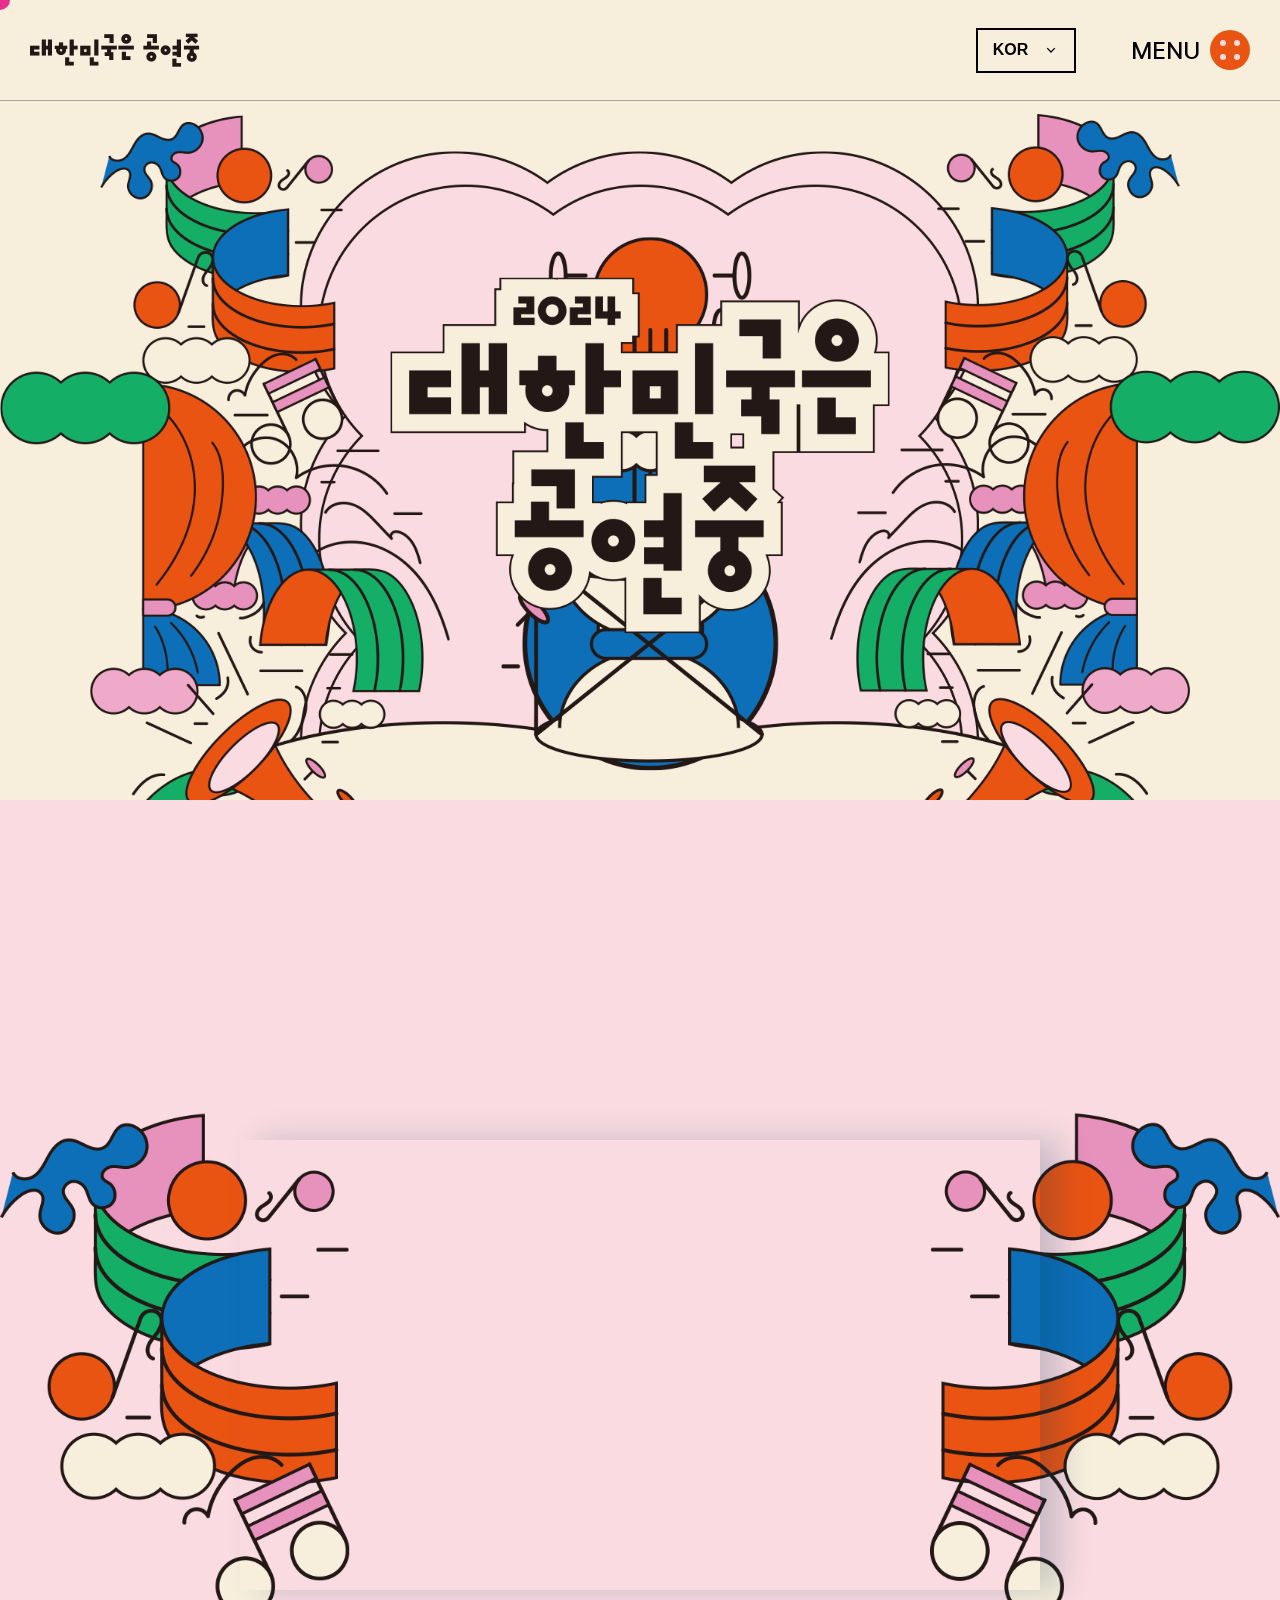
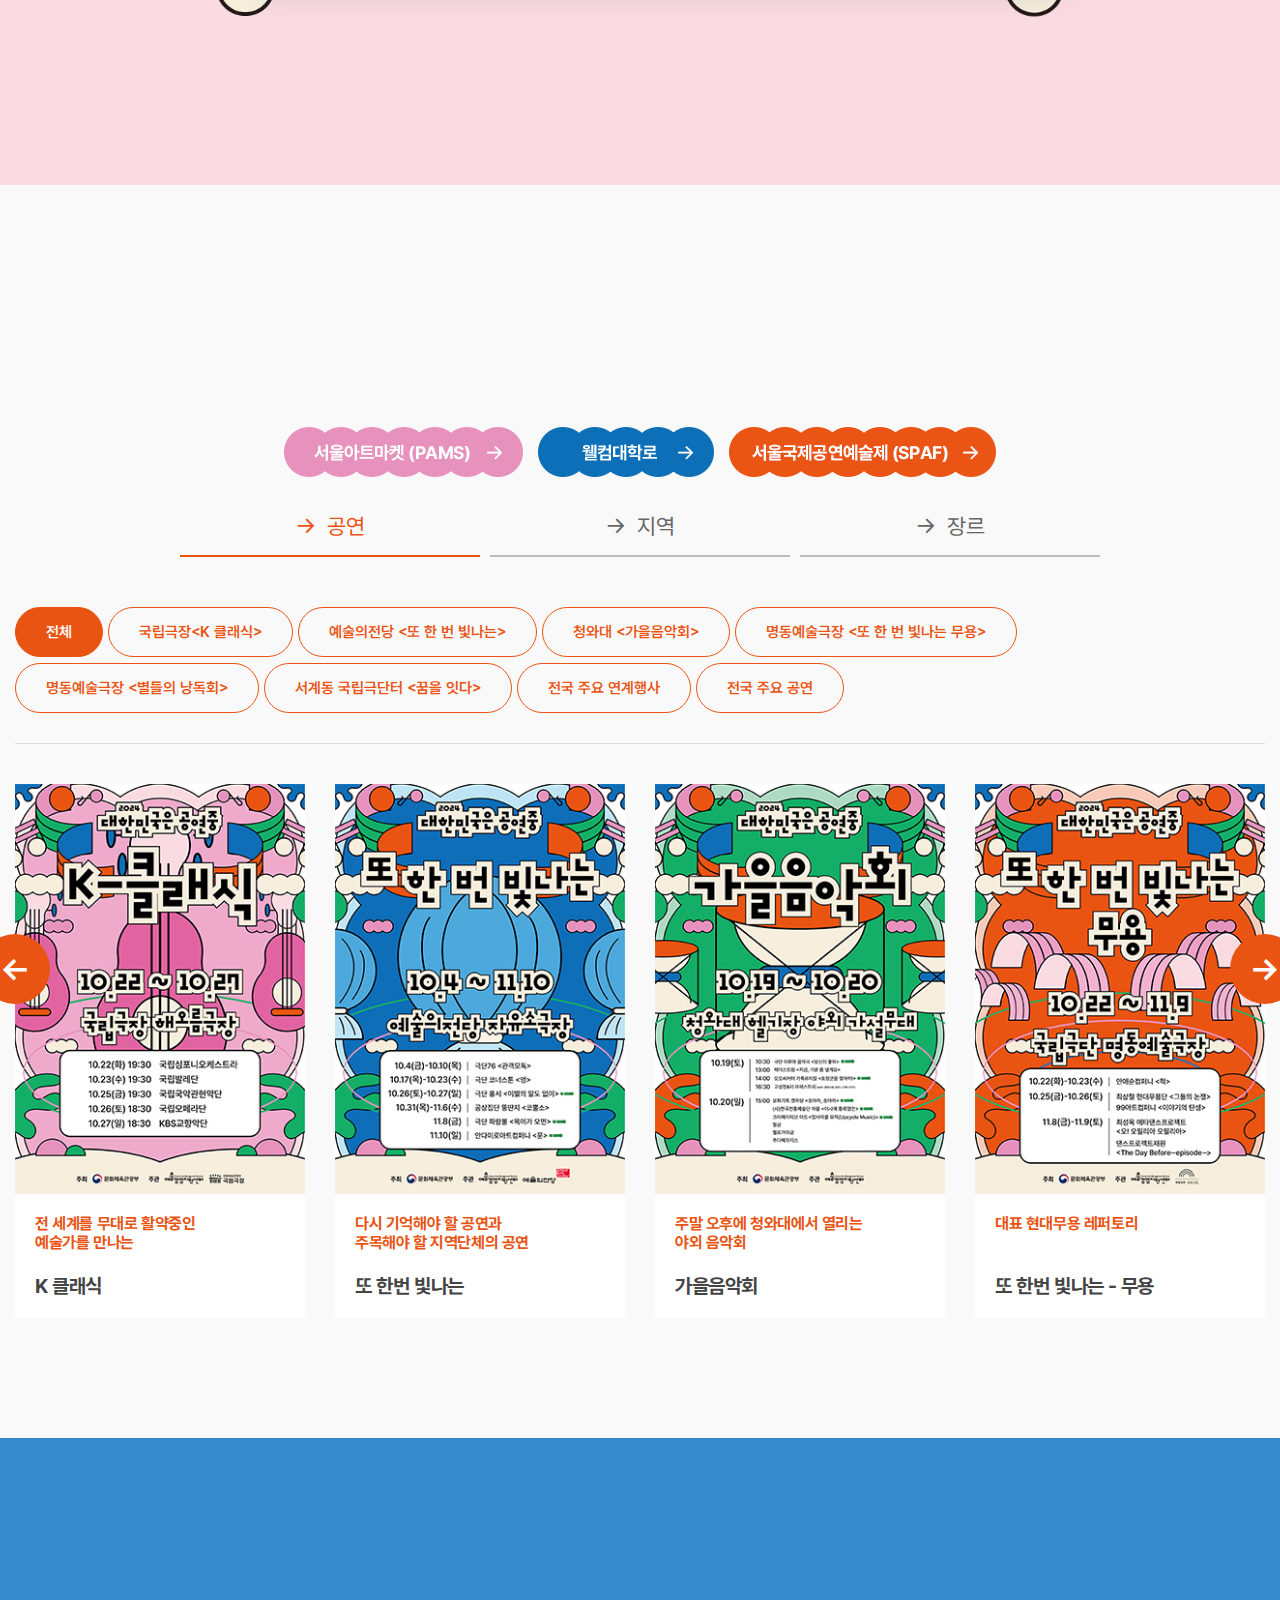
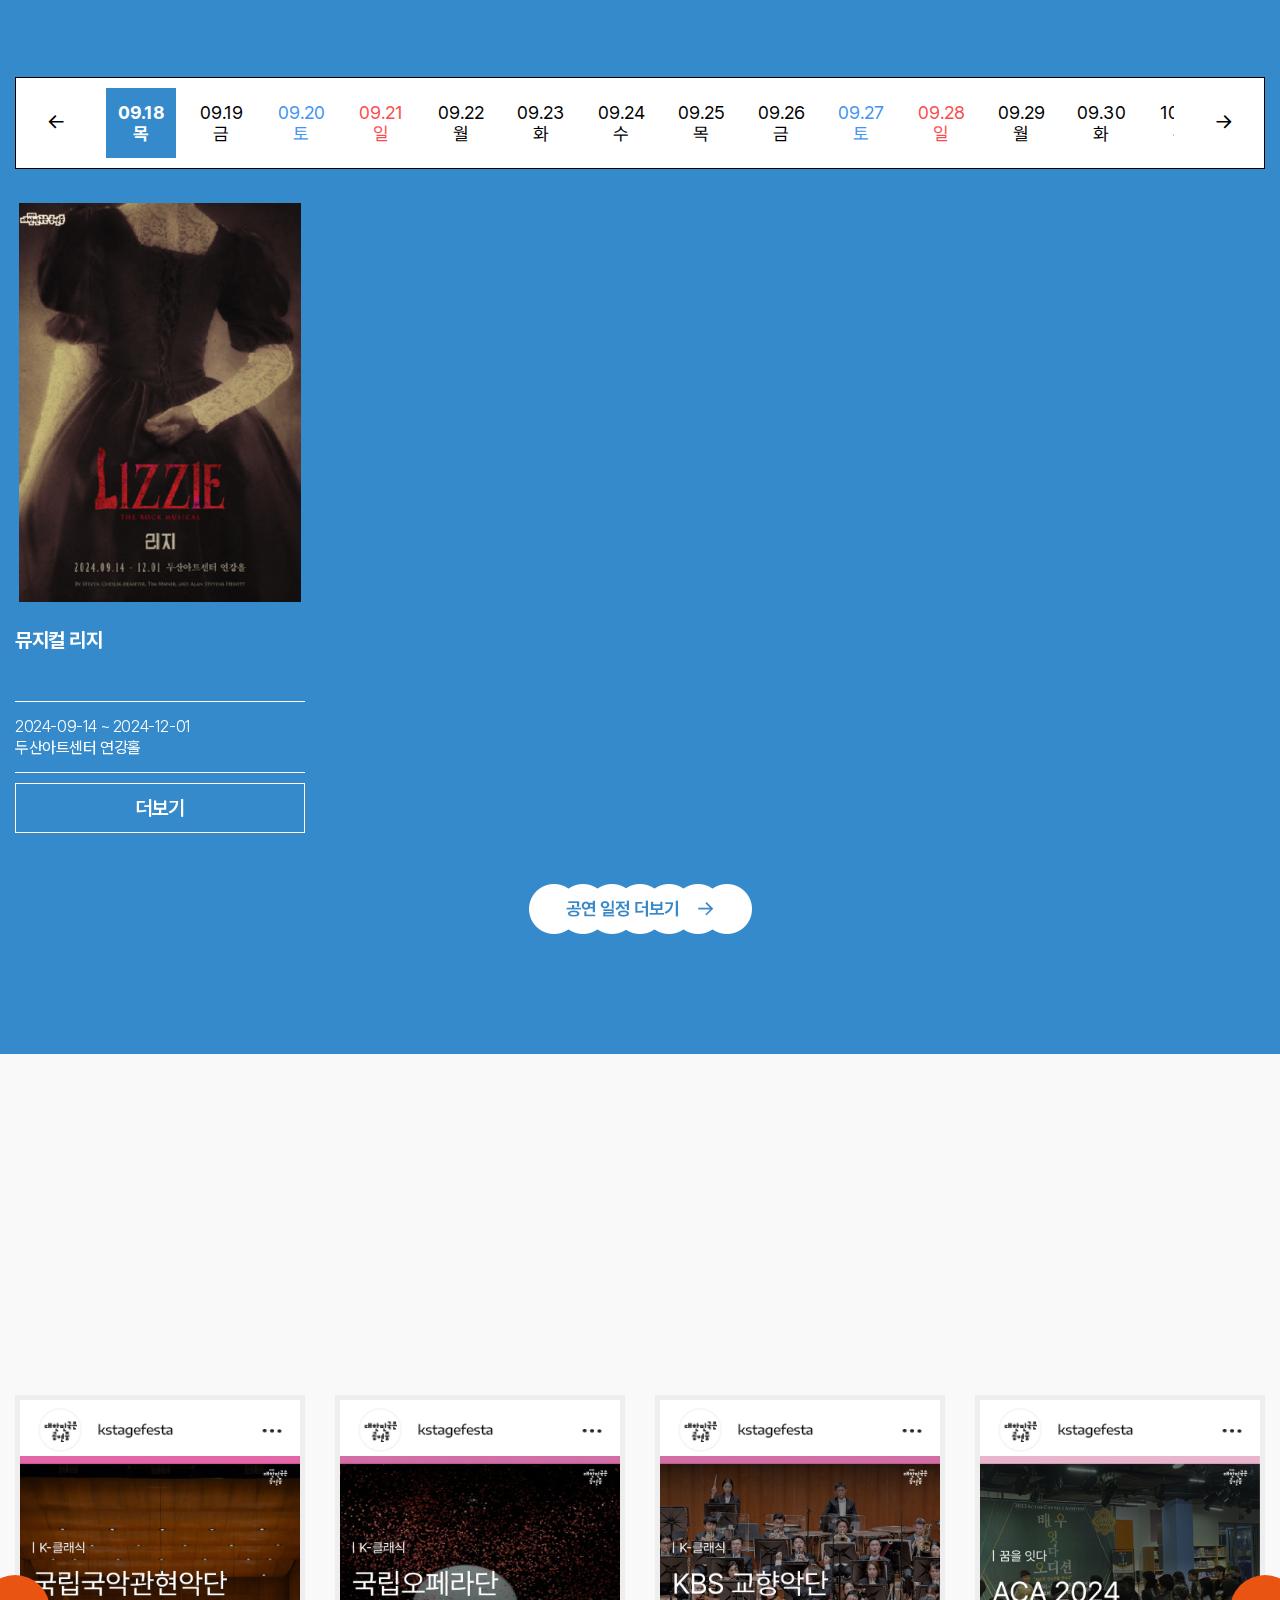
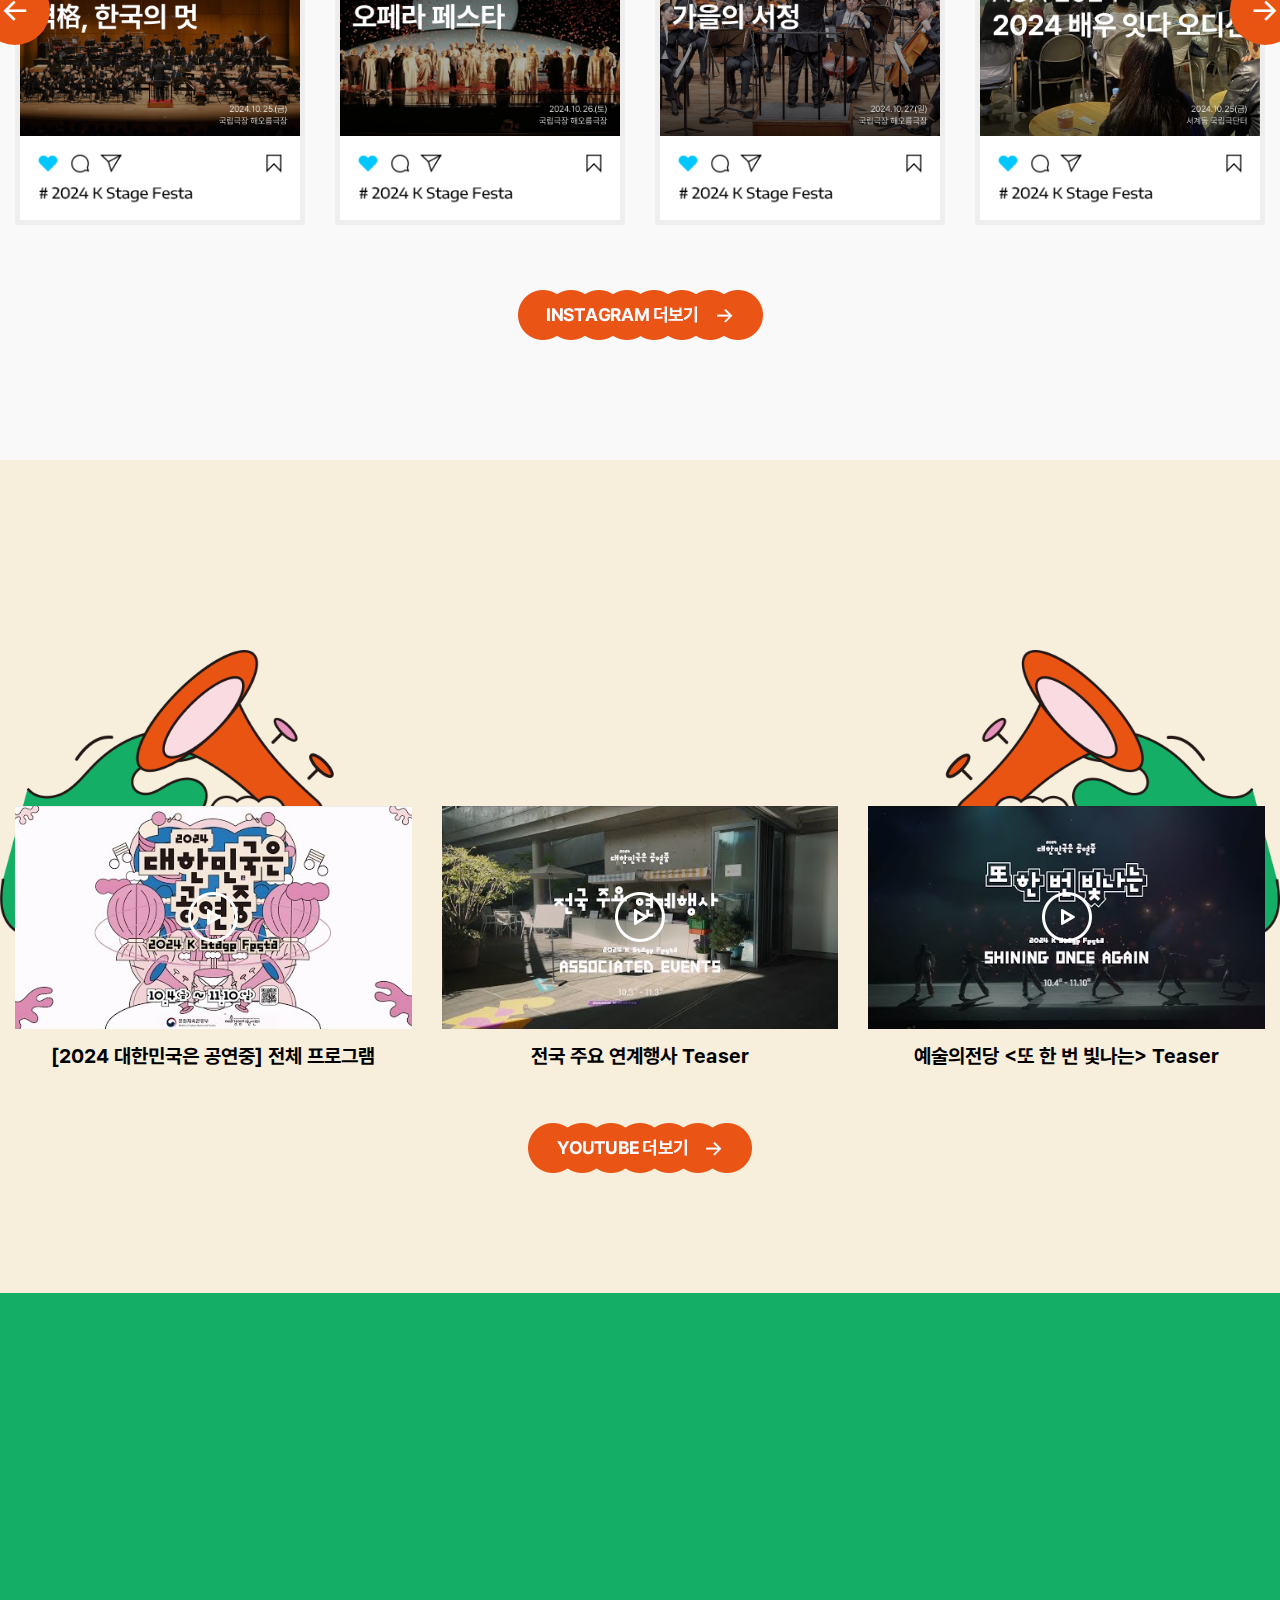
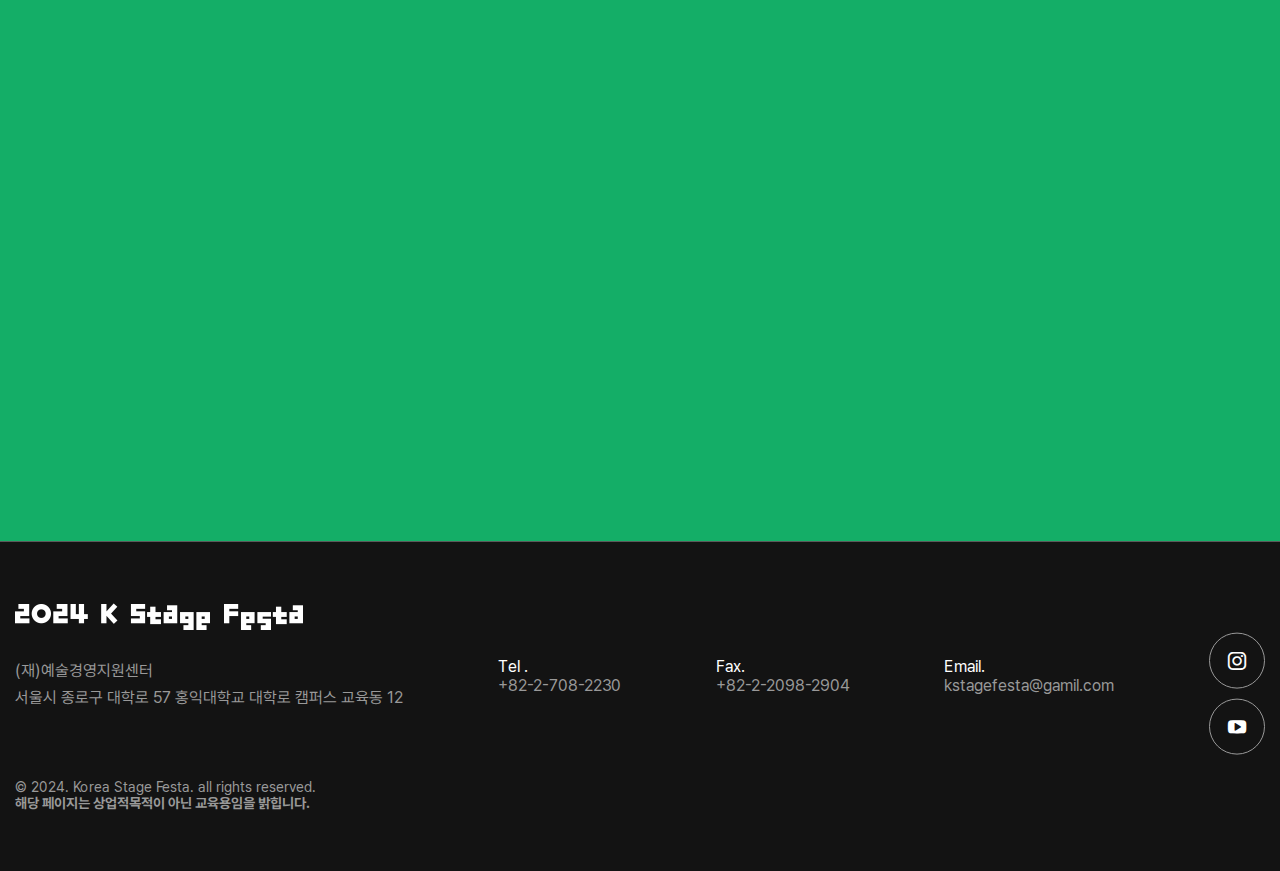
<file: index.html>
<!DOCTYPE html>
<html lang="ko">

<head>
    <meta charset="UTF-8">
    <meta name="viewport" content="width=device-width, initial-scale=1.0">
    <title>2024 대한민국은 공연중</title>

    <!-- icon -->
    <link rel="stylesheet" href="./icon/XEIcon-2.2.0/xeicon.min.css">
    <!-- //icon -->
    <!-- font -->
    <link rel="stylesheet" href="./font/Pretendard-1.3.9/web/variable/pretendardvariable.css">
    <!-- //font -->

    <!-- style -->
    <link rel="stylesheet" href="./main.css">
    <link rel="stylesheet" href="./media.css">
    <!-- //style -->

    <!-- lib -->
    <!-- swiper -->
    <link rel="stylesheet" href="https://cdn.jsdelivr.net/npm/swiper@11/swiper-bundle.min.css" />
    <script src="https://cdn.jsdelivr.net/npm/swiper@11/swiper-bundle.min.js"></script>
    <!-- //swiper -->

    <!-- aos -->
    <link href="https://unpkg.com/aos@2.3.1/dist/aos.css" rel="stylesheet">
    <script src="https://unpkg.com/aos@2.3.1/dist/aos.js"></script>
    <!-- //aos -->
    <!-- lib -->

    <!-- js -->
    <script defer src="./main.js"></script>
    <!-- //js -->

    <link rel="shortcut icon" href="./img/thumb/favicon.ico">
</head>

<body>
    <div id="wrap">
        <header id="header">
            <div>
                <h1 class="logo"><a href="#" class="cursor_over"><img src="./img/h_logo.png" alt="h_logo"></a></h1>
                <div class="gnb_side">
                    <div class="lang">
                        <button>
                            KOR
                            <i class="xi-angle-down-min"></i>
                        </button>
                        <ul>
                            <li class="on"><a href="#">KOR</a></li>
                            <li><a href="#">ENG</a></li>
                        </ul>
                    </div>
                    <div class="ham">
                        <span>MENU</span>
                        <div class="ham_icon">
                            <div class="w"></div>
                            <div class="x"></div>
                            <div class="y coll"></div>
                            <div class="z coll"></div>
                        </div>
                    </div>
                </div>

            </div>
        </header>

        <div id="gnb">
            <nav>
                <ul>
                    <li><a href="./인사말/2024대한민국은공연중.html">2024 대한민국은 공연중</a></li>
                    <li><a href="./프로그램/프로그램.html">프로그램</a></li>
                    <li><a href="#">공연일정</a></li>
                    <li><a href="#">공지사항</a></li>
                    <li><a href="#">티켓예매</a></li>
                </ul>
            </nav>
        </div>

        <!-- main 시작 -->
        <main>
            <!-- section01 -->
            <section class="sec01" id="sec01">
                <div class="inner">
                    <div>
                        <img src="./img/main_sec01_symbol01.png" alt="왼">
                    </div>
                    <div>
                        <img src="./img/main_sec01_symbol03.png" alt="중">
                    </div>
                    <div>
                        <img src="./img/main_sec01_symbol02.png" alt="오">
                    </div>
                </div>
            </section>
            <!-- //section01 -->

            <!-- section02 -->
            <section class="sec02 cursor_blue" id="sec02">
                <div class="container">
                    <div class="text" data-aos="fade-up" data-aos-delay="100" data-aos-duration="700">
                        <h2>2024 대한민국은 공연중</h2>
                        <p>
                            공연예술로 들썩이는 가을이 찾아옵니다.<br>
                            전국 각지에서 펼쳐지는 다채로운 공연과 야외행사에 함께해주세요.
                        </p>
                    </div>
                </div>
                <div class="allbox">
                    <div class="box box1">
                        <img src="./img/main_sec02_bg01.png" alt="s2bg1">
                    </div>
                    <div class="box box2">
                        <img src="./img/main_sec02_bg02.png" alt="s2bg2">
                    </div>
                    <div class="container">
                        <div class="v_box">
                            <div class="inner">
                                <iframe width="100%" height="100%"
                                    src="https://www.youtube.com/embed/oYXLh9sz3Sc?si=xC0LxZYlqqFb6eeR"
                                    title="YouTube video player" frameborder="0"
                                    allow="accelerometer; autoplay; clipboard-write; encrypted-media; gyroscope; picture-in-picture; web-share"
                                    referrerpolicy="strict-origin-when-cross-origin" allowfullscreen></iframe>
                            </div>
                        </div>
                    </div>
                </div>
            </section>
            <!-- //section02 -->

            <!-- section03 -->
            <section class="sec03" id="sec03">
                <div class="container">
                    <div class="text" data-aos="fade-up" data-aos-delay="100" data-aos-duration="700">
                        <h2 class="eng1">PROGRAM</h2>
                    </div>

                    <div class="program_link">
                        <a href="#" target="_blank"><img src="./img/main_sec03_btn_4.png" alt="서울아트마켓"></a>
                        <a href="#" target="_blank"><img src="./img/main_sec03_btn_2.png" alt="웰컴대학로"></a>
                        <a href="#" target="_blank"><img src="./img/main_sec03_btn_5.png" alt="서울국제공연 예술제"></a>
                    </div>

                    <div class="section_tabs">
                        <ul>
                            <li data-id="공연" class="on"><i class="xi-arrow-right"></i>공연</li>
                            <li data-id="지역"><i class="xi-arrow-right"></i>지역</li>
                            <li data-id="장르"><i class="xi-arrow-right"></i>장르</li>
                        </ul>
                    </div>


                    <!-- 공연 -->
                    <div class="section_tabs_contents performance">
                        <div class="tabArea">
                            <div class="tabArea_head">
                                <ul class="tab">
                                    <li data-id="전체" class="on cursor_over">전체</li>
                                    <li data-id="K클래식" class="cursor_over"> 국립극장&#60;K 클래식&#62;</li>
                                    <li data-id="또 한 번 빛나는" class="cursor_over"> 예술의전당 &#60;또 한 번 빛나는&#62;</li>
                                    <li data-id="가을음악회" class="cursor_over"> 청와대 &#60;가을음악회&#62;</li>
                                    <li data-id="또 한 번 빛나는 무용" class="cursor_over"> 명동예술극장 &#60;또 한 번 빛나는 무용&#62;</li>
                                    <li data-id="별들의 낭독회" class="cursor_over"> 명동예술극장 &#60;별들의 낭독회&#62;</li>
                                    <li data-id="꿈을 잇다" class="cursor_over"> 서계동 국립극단터 &#60;꿈을 잇다&#62;</li>
                                    <li data-id="전국 주요 연계행사" class="cursor_over"> 전국 주요 연계행사</li>
                                    <li data-id="전국 주요 공연" class="cursor_over"> 전국 주요 공연</li>
                                </ul>
                            </div>
                            <div class="tabArea_box" style="position: relative">
                                <div class="swiper-container swiper">
                                    <div class="swiper-wrapper">
                                        <!-- slide 내용 -->
                                    </div>
                                </div>
                                <div class="next cursor_over">
                                    <i class="xi-arrow-right"></i>
                                </div>                                
                                <div class="prev cursor_over">
                                    <i class="xi-arrow-left"></i>
                                </div>
                            </div>
                        </div>
                    </div>
                    <!-- //공연 -->

                    <!-- 지역 -->
                    <div class="section_tabs_contents regional hidden">
                        <div class="tabArea">
                            <div class="tabArea_head tabArea_head2">
                                <ul class="tab">
                                    <li data-id="전체" class="on cursor_over">전체</li>
                                    <li data-id="서울" class="cursor_over">서울</li>
                                    <li data-id="부산" class="cursor_over">부산</li>
                                    <li data-id="인천" class="cursor_over">인천</li>
                                    <li data-id="대구" class="cursor_over">대구</li>
                                    <li data-id="광주" class="cursor_over">광주</li>
                                    <li data-id="대전" class="cursor_over">대전</li>
                                    <li data-id="울산" class="cursor_over">울산</li>
                                    <li data-id="세종" class="cursor_over">세종</li>
                                    <li data-id="경기" class="cursor_over">경기</li>
                                    <li data-id="창원" class="cursor_over">창원</li>
                                    <li data-id="충북" class="cursor_over">충북</li>
                                    <li data-id="충남" class="cursor_over">충남</li>
                                    <li data-id="전북" class="cursor_over">전북</li>
                                    <li data-id="진남" class="cursor_over">진남</li>
                                    <li data-id="경북" class="cursor_over">경북</li>
                                    <li data-id="경남" class="cursor_over">경남</li>
                                    <li data-id="제주" class="cursor_over">제주</li>
                                </ul>
                                <div class="tabArea_btn_box">
                                    <a href="#" class="tabArea_btn" target="_blank">
                                        대한민국 구석구석
                                        <div>
                                            <span class="area">전체</span>
                                            <i class="xi-arrow-right"></i>
                                        </div>
                                    </a>


                                    <form name="areaForm" id="areaForm">
                                        <div class="tabArea_search">
                                            <input type="text" class="hd_a_stx" placeholder="검색어를 입력하세요." onkeydown="handleKeydown(event)">
                                            <button id="search-button2" type="button" onclick="filterList()">검색</button>
                                        </div>
                                    </form>
                                </div>
                            </div>
                        </div>
                        <div class="program_wrap">
                            <div class="program_list">
                                <h3>프로그램<span id="program_cnt">(5)</span></h3>
                                <ul id="area_html">
                                </ul>
                            </div>
                            <div class="program_map">
                                <div id="map" style="overflow: hidden;">
                                    <div style="height: 100%; width: 100%; position: absolute; top: 0px; left: 0px; background-color: rgb(229, 227, 223);">
                                        <iframe src="https://www.google.com/maps/embed?pb=!1m18!1m12!1m3!1d12652.43004947493!2d126.98211553955075!3d37.5525307!2m3!1f0!2f0!3f0!3m2!1i1024!2i768!4f13.1!3m3!1m2!1s0x357ca301a7b0e587%3A0xa439927a45f1cbb6!2z6rWt66a96re57J6lIO2VtOyYpOumhOq3ueyepQ!5e0!3m2!1sko!2skr!4v1732889999851!5m2!1sko!2skr" width="100%" height="100%" style="border:0;" allowfullscreen="" loading="lazy" referrerpolicy="no-referrer-when-downgrade"></iframe>
                                    </div>
                                </div>
                            </div>
                        </div>
                    </div>
                    <!-- //지역 -->

                    <!-- 장르 -->
                    <div class="section_tabs_contents genre hidden">
                        <div class="tabArea">
                            <div class="tabArea_head">
                                <ul class="tab">
                                    <li data-id="전체" class="on cursor_over">전체</li>
                                    <li data-id="국악" class="cursor_over">국악</li>
                                    <li data-id="무용" class="cursor_over">무용</li>
                                    <li data-id="뮤지컬" class="cursor_over">뮤지컬</li>
                                    <li data-id="연극" class="cursor_over">연극</li>
                                    <li data-id="클래식" class="cursor_over">클래식</li>
                                    <li data-id="기타" class="cursor_over">기타</li>
                                </ul>
                                <form name="genreform" id="genreform">
                                    <div class="tabArea_search">
                                        <input type="text" class="hd_g_stx" placeholder="검색어를 입력하세요." onkeydown="searchbyname_genre_place(event)">
                                        <button id="search-button1" type="button" onclick="filtergenre()">검색</button>
                                    </div>
                                </form>
                            </div>

                            <div class="tabArea_box" style="position: relative">
                                <div class="swiper-container swiper">
                                    <div class="swiper-wrapper">
                                        <div class="swiper-slide">
                                            <a href="#">
                                                <img src="./img/thumb/별들의/thumb-3666978547_ctZKDAvo_cfbc8f0e3a0356f951fdf38e5a01b126e8649336_355x502.png" alt="">
                                            </a>
                                            <div class="txt-box">
                                                <span class="category">국악</span>
                                                <div class="title">
                                                    <h3>[김해] 경셩유행가 - 판을 나온 소리</h3>
                                                </div>
                                                <p class="day">2024-10-18 ~ 2024-10-18</p>
                                                <p class="local">예술의전당 자유소극장</p>
                                                <a href="#">더보기</a>
                                            </div>
                                        </div>
                                    </div>
                                </div>
                                <div class="next">
                                    <i class="xi-arrow-right"></i>
                                </div>
                                
                                <div class="prev">
                                    <i class="xi-arrow-left"></i>
                                </div>
                            </div>
                        </div>
                    </div>
                    <!-- //장르 -->
                </div>
            </section>
            <!-- //section03 -->

            <!-- section04 -->
            <section class="sec04" id="sec04">
                <div class="container">
                    <div class="title">
                        <div class="text" data-aos="fade-up" data-aos-delay="100" data-aos-duration="700">
                            <h2><span>공연 일정</span></h2>
                        </div>
                    </div>
                    <div class="mails">
                        <button id="prev"><i class="xi-arrow-left"></i></button>
                        <ul class="week">
                            <li data-day="목" data-date="2024-09-18" class="on">
                                09.18<br>목
                                <div class="overMonth">2024-09</div>
                            </li>
                            <li data-day="금" data-date="2024-09-19">
                                09.19<br>금
                            </li>
                            <li data-day="토" data-date="2024-09-20">
                                09.20<br>토
                            </li>
                            <li data-day="일" data-date="2024-09-21">
                                09.21<br>일
                            </li>
                            <li data-day="월" data-date="2024-09-22">
                                09.22<br>월
                            </li>
                            <li data-day="화" data-date="2024-09-23">
                                09.23<br>화
                            </li>
                            <li data-day="수" data-date="2024-09-24">
                                09.24<br>수
                            </li>
                            <li data-day="목" data-date="2024-09-25">
                                09.25<br>목
                            </li>
                            <li data-day="금" data-date="2024-09-26">
                                09.26<br>금
                            </li>
                            <li data-day="토" data-date="2024-09-27">
                                09.27<br>토
                            </li>
                            <li data-day="일" data-date="2024-09-28">
                                09.28<br>일
                            </li>
                            <li data-day="월" data-date="2024-09-29">
                                09.29<br>월
                            </li>
                            <li data-day="화" data-date="2024-09-30">
                                09.30<br>화
                            </li>
                            <li data-day="수" data-date="2024-10-01">
                                10.01<br>수
                            </li>
                            <li data-day="목" data-date="2024-10-02">
                                10.02<br>목
                            </li>
                            <li data-day="금" data-date="2024-10-03">
                                10.03<br>금
                            </li>
                        </ul>
                        <button id="next"><i class="xi-arrow-right"></i></button>
                    </div>
                    <div style="position: relative;">
                        <div class="swiper swiper-container">
                            <div class="swiper-wrapper">
                            </div>
                        </div>
                        <div class="festival-next">
                            <i class="xi-arrow-right"></i>
                        </div>
                        <div class="festival-prev">
                            <i class="xi-arrow-left"></i>
                        </div>
                    </div>
                    <div class="more_btn">
                        <a href="#" target="_blank"><img src="./img/main_sec03_btn02.png" alt=""></a>
                    </div>
                </div>
            </section>
            <!-- //section04 -->

            <!-- section_instagram -->
            <section class="sec_instagram" id="sec_instagram">
                <div class="container">
                    <div class="title" data-aos="fade-up" data-aos-delay="100" data-aos-duration="700">
                        <h2 class="eng1"> INSTAGRAM</h2>
                        <p>
                            <a href="#">
                                <b class="under">@kstagefesta</b>
                            </a>
                            인스타그램을 팔로우해보세요 ! <br>
                            대한민국은 공연중의 주요 소식들을 가장 먼저 확인할 수 있습니다.
                        </p>
                        <div class="deco-box">
                            <div class="deco deco1">
                                <img src="./img/main_instagram_deco02.png" alt="">
                            </div>
                            <p></p>
                            <div class="deco deco2">
                                <img src="./img/main_instagram_deco01.png" alt="">
                            </div>
                        </div>
                    </div>
                    <div class="instar-wrap">
                        <div class="swiper swiper-container">
                            <div class="swiper-wrapper">
                                <div class="swiper-slide">
                                    <a href="#" target="_blank">
                                        <div class="top">
                                            <img src="./img/main_sec04_img_top2.png" alt="top">
                                        </div>
                                        <div class="img" style="background-image: url(./img/instar/1.jpg);"></div>
                                        <div class="btm">
                                            <img src="./img/main_sec04_img_btm.png" alt="btm">
                                        </div>
                                    </a>
                                </div>
                                <div class="swiper-slide">
                                    <a href="#" target="_blank">
                                        <div class="top">
                                            <img src="./img/main_sec04_img_top2.png" alt="top">
                                        </div>
                                        <div class="img" style="background-image: url(./img/instar/2.jpg);"></div>
                                        <div class="btm">
                                            <img src="./img/main_sec04_img_btm.png" alt="btm">
                                        </div>
                                    </a>
                                </div>
                                <div class="swiper-slide">
                                    <a href="#" target="_blank">
                                        <div class="top">
                                            <img src="./img/main_sec04_img_top2.png" alt="top">
                                        </div>
                                        <div class="img" style="background-image: url(./img/instar/3.jpg);"></div>
                                        <div class="btm">
                                            <img src="./img/main_sec04_img_btm.png" alt="btm">
                                        </div>
                                    </a>
                                </div>
                                <div class="swiper-slide">
                                    <a href="#" target="_blank">
                                        <div class="top">
                                            <img src="./img/main_sec04_img_top2.png" alt="top">
                                        </div>
                                        <div class="img" style="background-image: url(./img/instar/4.jpg);"></div>
                                        <div class="btm">
                                            <img src="./img/main_sec04_img_btm.png" alt="btm">
                                        </div>
                                    </a>
                                </div>
                                <div class="swiper-slide">
                                    <a href="#" target="_blank">
                                        <div class="top">
                                            <img src="./img/main_sec04_img_top2.png" alt="top">
                                        </div>
                                        <div class="img" style="background-image: url(./img/instar/5.jpg);"></div>
                                        <div class="btm">
                                            <img src="./img/main_sec04_img_btm.png" alt="btm">
                                        </div>
                                    </a>
                                </div>
                                <div class="swiper-slide">
                                    <a href="#" target="_blank">
                                        <div class="top">
                                            <img src="./img/main_sec04_img_top2.png" alt="top">
                                        </div>
                                        <div class="img" style="background-image: url(./img/instar/6.jpg);"></div>
                                        <div class="btm">
                                            <img src="./img/main_sec04_img_btm.png" alt="btm">
                                        </div>
                                    </a>
                                </div>
                                <div class="swiper-slide">
                                    <a href="#" target="_blank">
                                        <div class="top">
                                            <img src="./img/main_sec04_img_top2.png" alt="top">
                                        </div>
                                        <div class="img" style="background-image: url(./img/instar/7.jpg);"></div>
                                        <div class="btm">
                                            <img src="./img/main_sec04_img_btm.png" alt="btm">
                                        </div>
                                    </a>
                                </div>
                                <div class="swiper-slide">
                                    <a href="#" target="_blank">
                                        <div class="top">
                                            <img src="./img/main_sec04_img_top2.png" alt="top">
                                        </div>
                                        <div class="img" style="background-image: url(./img/instar/8.jpg);"></div>
                                        <div class="btm">
                                            <img src="./img/main_sec04_img_btm.png" alt="btm">
                                        </div>
                                    </a>
                                </div>
                                <div class="swiper-slide">
                                    <a href="#" target="_blank">
                                        <div class="top">
                                            <img src="./img/main_sec04_img_top2.png" alt="top">
                                        </div>
                                        <div class="img" style="background-image: url(./img/instar/9.jpg);"></div>
                                        <div class="btm">
                                            <img src="./img/main_sec04_img_btm.png" alt="btm">
                                        </div>
                                    </a>
                                </div>
                                <div class="swiper-slide">
                                    <a href="#" target="_blank">
                                        <div class="top">
                                            <img src="./img/main_sec04_img_top2.png" alt="top">
                                        </div>
                                        <div class="img" style="background-image: url(./img/instar/10.jpg);">
                                        </div>
                                        <div class="btm">
                                            <img src="./img/main_sec04_img_btm.png" alt="btm">
                                        </div>
                                    </a>
                                </div>
                                <div class="swiper-slide">
                                    <a href="#" target="_blank">
                                        <div class="top">
                                            <img src="./img/main_sec04_img_top2.png" alt="top">
                                        </div>
                                        <div class="img" style="background-image: url(./img/instar/11.jpg);"></div>
                                        <div class="btm">
                                            <img src="./img/main_sec04_img_btm.png" alt="btm">
                                        </div>
                                    </a>
                                </div>
                                <div class="swiper-slide">
                                    <a href="#" target="_blank">
                                        <div class="top">
                                            <img src="./img/main_sec04_img_top2.png" alt="top">
                                        </div>
                                        <div class="img" style="background-image: url(./img/instar/12.jpg);"></div>
                                        <div class="btm">
                                            <img src="./img/main_sec04_img_btm.png" alt="btm">
                                        </div>
                                    </a>
                                </div>
                                <div class="swiper-slide">
                                    <a href="#" target="_blank">
                                        <div class="top">
                                            <img src="./img/main_sec04_img_top2.png" alt="top">
                                        </div>
                                        <div class="img" style="background-image: url(./img/instar/13.jpg);"></div>
                                        <div class="btm">
                                            <img src="./img/main_sec04_img_btm.png" alt="btm">
                                        </div>
                                    </a>
                                </div>
                                <div class="swiper-slide">
                                    <a href="#" target="_blank">
                                        <div class="top">
                                            <img src="./img/main_sec04_img_top2.png" alt="top">
                                        </div>
                                        <div class="img" style="background-image: url(./img/instar/14.jpg);"></div>
                                        <div class="btm">
                                            <img src="./img/main_sec04_img_btm.png" alt="btm">
                                        </div>
                                    </a>
                                </div>
                                <div class="swiper-slide">
                                    <a href="#" target="_blank">
                                        <div class="top">
                                            <img src="./img/main_sec04_img_top2.png" alt="top">
                                        </div>
                                        <div class="img" style="background-image: url(./img/instar/15.jpg);"></div>
                                        <div class="btm">
                                            <img src="./img/main_sec04_img_btm.png" alt="btm">
                                        </div>
                                    </a>
                                </div>
                                <div class="swiper-slide">
                                    <a href="#" target="_blank">
                                        <div class="top">
                                            <img src="./img/main_sec04_img_top2.png" alt="top">
                                        </div>
                                        <div class="img" style="background-image: url(./img/instar/16.jpg);"></div>
                                        <div class="btm">
                                            <img src="./img/main_sec04_img_btm.png" alt="btm">
                                        </div>
                                    </a>
                                </div>
                                <div class="swiper-slide">
                                    <a href="#" target="_blank">
                                        <div class="top">
                                            <img src="./img/main_sec04_img_top2.png" alt="top">
                                        </div>
                                        <div class="img" style="background-image: url(./img/instar/17.jpg);"></div>
                                        <div class="btm">
                                            <img src="./img/main_sec04_img_btm.png" alt="btm">
                                        </div>
                                    </a>
                                </div>
                                <div class="swiper-slide">
                                    <a href="#" target="_blank">
                                        <div class="top">
                                            <img src="./img/main_sec04_img_top2.png" alt="top">
                                        </div>
                                        <div class="img" style="background-image: url(./img/instar/18.jpg);"></div>
                                        <div class="btm">
                                            <img src="./img/main_sec04_img_btm.png" alt="btm">
                                        </div>
                                    </a>
                                </div>
                                <div class="swiper-slide">
                                    <a href="#" target="_blank">
                                        <div class="top">
                                            <img src="./img/main_sec04_img_top2.png" alt="top">
                                        </div>
                                        <div class="img" style="background-image: url(./img/instar/19.jpg);"></div>
                                        <div class="btm">
                                            <img src="./img/main_sec04_img_btm.png" alt="btm">
                                        </div>
                                    </a>
                                </div>
                                <div class="swiper-slide">
                                    <a href="#" target="_blank">
                                        <div class="top">
                                            <img src="./img/main_sec04_img_top2.png" alt="top">
                                        </div>
                                        <div class="img" style="background-image: url(./img/instar/20.jpg);"></div>
                                        <div class="btm">
                                            <img src="./img/main_sec04_img_btm.png" alt="btm">
                                        </div>
                                    </a>
                                </div>
                            </div>
                        </div>
                        <div class="instar-prev">
                            <i class="xi-arrow-left"></i>
                        </div>
                        <div class="instar-next">
                            <i class="xi-arrow-right"></i>
                        </div>
                    </div>
                    <a href="#" class="more_btn" target="_blank">
                        <img src="./img/main_sec04_btn.png" alt="insta_btn">
                    </a>
                </div>
            </section>
            <!-- //section_instagram -->

            <!-- section_youtube -->
            <section class="sec_youtube" id="sec_youtube">
                <div class="container">
                    <div class="title" data-aos="fade-up" data-aos-delay="100" data-aos-duration="700">
                        <h2 class="eng1"><span>YOUTUBE</span></h2>
                        <p>
                            <a href="#"><b class="under">@대한민국은공연중</b></a>
                            유튜브를 구독해보세요.<br>
                            대한민국은 공연중의 주요 소식들을 가장 먼저 만나실 수 있습니다.
                        </p>
                    </div>
                    <ul class="youtube-list">
                        <li data-id="1">
                            <a class="cursor_over cursor_blue">
                                <div class="youtube">
                                    <img src="./img/youtube/전체프로그램.jpg" alt="전체">
                                </div>
                                <p>[2024 대한민국은 공연중] 전체 프로그램</p>
                            </a>
                        </li>
                        <li data-id="2">
                            <a class="cursor_over cursor_blue">
                                <div class="youtube">
                                    <img src="./img/youtube/전국주요 연계행사.jpg" alt="주요">
                                </div>
                                <p>전국 주요 연계행사 Teaser</p>
                            </a>
                        </li>
                        <li data-id="3">
                            <a class="cursor_over cursor_blue">
                                <div class="youtube">
                                    <img src="./img/youtube/또 한번 빛나는.jpg" alt="또빛">
                                </div>
                                <p>예술의전당 &#60;또 한 번 빛나는&#62; Teaser</p>
                            </a>
                        </li>
                    </ul>
                    <a href="#" class="more_btn" target="_blank">
                        <img src="./img/main_sec05_btn.png" alt="more_btn">
                    </a>
                </div>
                <div class="deco-box">
                    <div class="deco deco1">
                        <img src="./img/main_youtube_deco01.png" alt="01">
                    </div>
                    <div class="deco deco2">
                        <img src="./img/main_youtube_deco02.png" alt="02">
                    </div>
                </div>
            </section>
            <!-- //section_youtube -->
            
            <!-- section partnership -->
            <section class="sec_partnership" id="sec_partnership">
                <div class="container">
                    
                    <div class="title aos-init" data-aos="fade-up" data-aos-delay="100" data-aos-duration="700">
                        <h2 class="eng1">
                            <span>PARTNERSHIP</span>
                        </h2>
                    </div>

                    <div class="flex">
                        <div class="in aos-init" data-aos="fade-up" data-aos-delay="200" data-aos-duration="700">
                            <div class="img">
                                <a href="#" target="_blank">
                                    <img src="./img/main_sec06_logo01.png" alt="logo01">
                                </a>
                            </div>
                        </div>
                        <div class="in aos-init" data-aos="fade-up" data-aos-delay="200" data-aos-duration="700">
                            <div class="img">
                                <a href="#" target="_blank">
                                    <img src="./img/main_sec06_logo02.png" alt="logo02">
                                </a>
                            </div>
                        </div>
                        <div class="in aos-init" data-aos="fade-up" data-aos-delay="200" data-aos-duration="700">
                            <div class="img">
                                <a href="#" target="_blank">
                                    <img src="./img/main_sec06_logo03.png" alt="logo03">
                                </a>
                            </div>
                        </div>
                        <div class="in aos-init" data-aos="fade-up" data-aos-delay="200" data-aos-duration="700">
                            <div class="img">
                                <a href="#" target="_blank">
                                    <img src="./img/main_sec06_logo04.png" alt="logo04">
                                </a>
                            </div>
                        </div>
                        <div class="in aos-init" data-aos="fade-up" data-aos-delay="200" data-aos-duration="700">
                            <div class="img">
                                <a href="#" target="_blank">
                                    <img src="./img/main_sec06_logo05.png" alt="logo05">
                                </a>
                            </div>
                        </div>
                        <div class="in aos-init" data-aos="fade-up" data-aos-delay="200" data-aos-duration="700">
                            <div class="img">
                                <a href="#" target="_blank">
                                    <img src="./img/main_sec06_logo07.png" alt="logo07">
                                </a>
                            </div>
                        </div>
                        <div class="in aos-init" data-aos="fade-up" data-aos-delay="200" data-aos-duration="700">
                            <div class="img">
                                <a href="#" target="_blank">
                                    <img src="./img/main_sec06_logo08.png" alt="logo08">
                                </a>
                            </div>
                        </div>
                        <div class="in aos-init" data-aos="fade-up" data-aos-delay="200" data-aos-duration="700">
                            <div class="img">
                                <a href="#" target="_blank">
                                    <img src="./img/main_sec06_logo09.png" alt="logo09">
                                </a>
                            </div>
                        </div>
                        <div class="in aos-init" data-aos="fade-up" data-aos-delay="200" data-aos-duration="700">
                            <div class="img">
                                <a href="#" target="_blank">
                                    <img src="./img/main_sec06_logo21.png" alt="logo21">
                                </a>
                            </div>
                        </div>
                        <div class="in aos-init" data-aos="fade-up" data-aos-delay="200" data-aos-duration="700">
                            <div class="img">
                                <a href="#" target="_blank">
                                    <img src="./img/main_sec06_logo11.png" alt="logo11">
                                </a>
                            </div>
                        </div>
                        <div class="in aos-init" data-aos="fade-up" data-aos-delay="200" data-aos-duration="700">
                            <div class="img">
                                <a href="#" target="_blank">
                                    <img src="./img/main_sec06_logo12.png" alt="logo12">
                                </a>
                            </div>
                        </div>
                    </div>
                </div>
            </section>

            

            <!-- //section partnership -->
        </main>

        <footer id="footer">
            <div class="container">
                <h2>
                    <img src="./img/logo.png" style="max-width: 28.8rem;" alt="f_logo">
                </h2>
                <div class="f_info">
                    <address>
                        (재)예술경영지원센터
                        <br>
                        서울시 종로구 대학로 57 홍익대학교 대학로 캠퍼스 교육동 12
                    </address>
                    <p>
                        <b>Tel .</b>
                        +82-2-708-2230
                    </p>
                    <p>
                        <b>Fax. </b>
                        +82-2-2098-2904
                    </p>
                    <p>
                        <b>Email. </b>
                        kstagefesta@gamil.com
                    </p>
                    <div class="sns">
                        <a href="#" target="_blink" class="cursor_over">
                            <i class="xi-instagram"></i>
                        </a>
                        <a href="#" target="_blank" class="cursor_over">
                            <i class="xi-youtube-play"></i>
                        </a>
                    </div>
                </div>
                <div class="f_foot">
                    <div class="copy">
                        © 2024. Korea Stage Festa. all rights reserved. <br>
                        <b>해당 페이지는 상업적목적이 아닌 교육용임을 밝힙니다.</b>
                    </div>
                </div>
            </div>
        </footer>

        <div id="cursor_div">
            <div class="inner_wrap">
                <div class="inner"></div>
            </div>
        </div>

        <div class="dropdown" style="visibility: hidden;">
            <button class="dropdown-btn">
                MOVE
                <i class="xi-angle-up-min"></i>
            </button>
            <ul class="dropdown-menu">
                <li><a href="#" class="eng1">TOP</a></li>
                <li><a href="#sec02"><b>대한민국은 공연중</b></a></li>
                <li><a href="#sec03" class="eng1">PROGRAM</a></li>
                <li><a href="#sec04"><b>공연 일정</b></a></li>
                <li><a href="#sec_instagram" class="eng1">INSTAGRAM <i class="xi-instagram"></i></a></li>
                <li><a href="#sec_youtube" class="eng1">YOUTUBE <br><i class="xi-youtube-play"></i></a></li>
                <li><a href="#sec_partnership" class="eng1">PARTNER</a></li>
                <li><a href="#footer" class="eng1">BOTTOM</a></li>


                <!-- <li><a href="#footer" class="eng1">BOTTOM</a></li>
                <li><a href="#sec_partnership" class="eng1">PARTNER</a></li>
                <li><a href="#sec_youtube" class="eng1">YOUTUBE <br><i class="xi-youtube-play"></i></a></li>
                <li><a href="#sec_instagram" class="eng1">INSTAGRAM <i class="xi-instagram"></i></a></li>
                <li><a href="#sec04"><b>공연 일정</b></a></li>
                <li><a href="#sec03" class="eng1">PROGRAM</a></li>
                <li><a href="#sec02"><b>대한민국은 공연중</b></a></li>
                <li><a href="#" class="eng1">TOP</a></li> -->
            </ul>
        </div>

        <div class="show" id="youtube" style="display: none;">
            <div class="modal-dialog">
                <div class="modal-content">
                    <div class="modal-body">
                        <div class="youtube-modal">
                            <div class="txt">
                                <b>[2024 대한민국은 공연중] 전체 프로그램</b>
                                <a class="btn-close">
                                    <i class="xi-close"></i>
                                </a>
                            </div>
                            <div class="contents">
                                <div>
                                    <iframe src="https://www.youtube.com/embed/BRg8Xk2WRvQ?si=aLuVn54VntaRbSRZ" frameborder="0" style="width: 100%; height: 100%;" allowfullscreen></iframe>
                                </div>
                            </div>
                        </div>
                    </div>
                </div>
            </div>
        </div>
    </div>


</body>

</html>
</file>
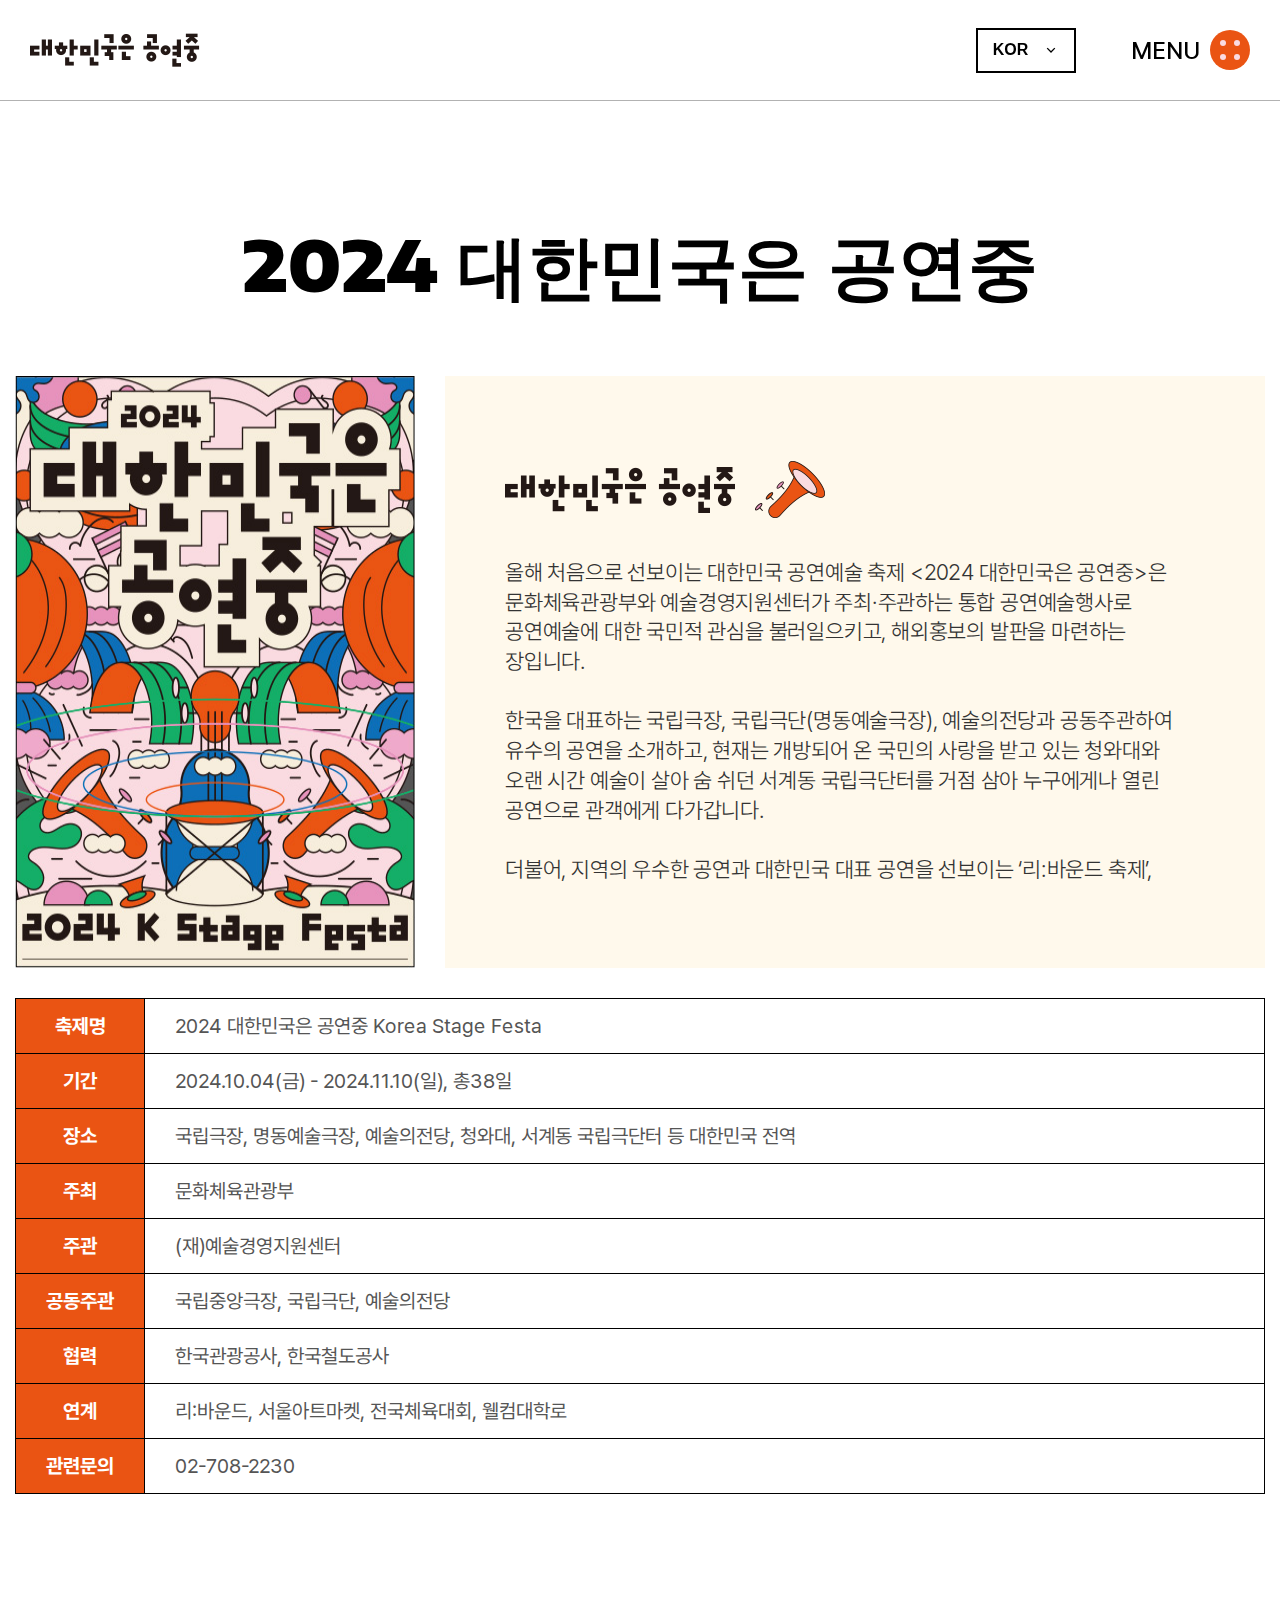
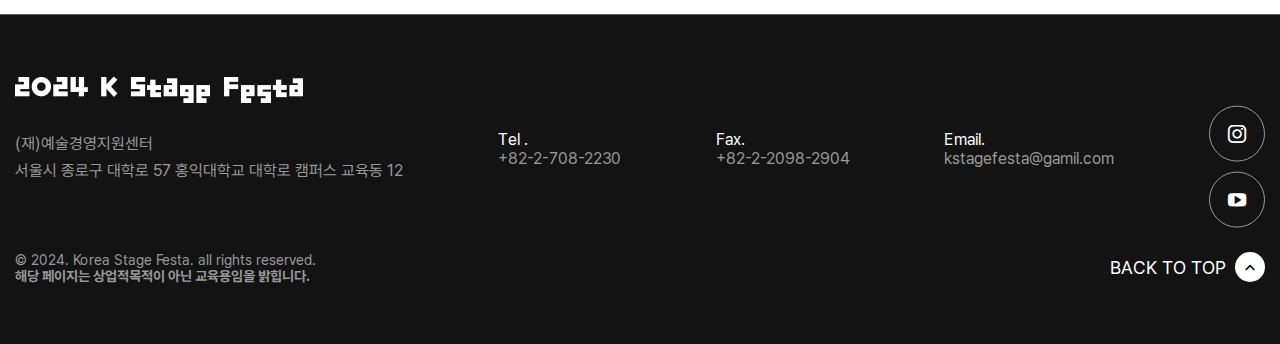
<file: 인사말/2024대한민국은공연중.html>
<!DOCTYPE html>
<html lang="ko">

<head>
    <meta charset="UTF-8">
    <meta name="viewport" content="width=device-width, initial-scale=1.0">
    <title>2024 대한민국은 공연중 - 인사말</title>

    <!-- icon -->
    <link rel="stylesheet" href="../icon/XEIcon-2.2.0/xeicon.min.css">

    <!-- //icon -->

    <!-- font -->
    <link rel="stylesheet" href="../font/Pretendard-1.3.9/web/variable/pretendardvariable.css">
    <!-- //font -->

    <!-- style -->
    <link rel="stylesheet" href="./인사말.css">
    <link rel="stylesheet" href="./인사말media.css">
    <!-- //style -->

    <!-- js -->
    <script defer src="./인사말.js"></script>
    <!-- //js -->
    <link rel="shortcut icon" href="../img/thumb/favicon.ico">
</head>

<body>
    <div id="wrap">
        <header id="header">
            <div>
                <h1 class="logo"><a href="../index.html"><img src="../img/h_logo.png" alt="h_logo"></a></h1>
                <div class="gnb_side">
                    <div class="lang">
                        <button>
                            KOR
                            <i class="xi-angle-down-min"></i>
                        </button>
                        <ul>
                            <li class="on"><a href="#">KOR</a></li>
                            <li><a href="#">ENG</a></li>
                        </ul>
                    </div>
                    <div class="ham">
                        <span>MENU</span>
                        <div class="ham_icon">
                            <div class="w"></div>
                            <div class="x"></div>
                            <div class="y coll"></div>
                            <div class="z coll"></div>
                        </div>
                    </div>
                </div>

            </div>
        </header>

        <div id="gnb">
            <nav>
                <ul>
                    <li><a href="./2024대한민국은공연중.html">2024 대한민국은 공연중</a></li>
                    <li><a href="../프로그램/프로그램.html">프로그램</a></li>
                    <li><a href="#">공연일정</a></li>
                    <li><a href="#">공지사항</a></li>
                    <li><a href="#">티켓예매</a></li>
                </ul>
            </nav>
        </div>

        <main>
            <div id="sub_wrap">
                <div class="container intro_wrap">
                    <h3 class="subpage_title">2024 대한민국은 공연중</h3>
                    <section class="sec01">
                        <img src="./img/intro_poster.jpg" alt="intro_poster">
                        <div class="wp100">
                            <img src="./img/intro_txt.png" alt="intro_txt">
                            <div>
                                <p>
                                    올해 처음으로 선보이는 대한민국 공연예술 축제 &#60;2024 대한민국은 공연중&#62;은 문화체육관광부와 예술경영지원센터가
                                    주최·주관하는 통합 공연예술행사로 공연예술에 대한 국민적 관심을 불러일으키고, 해외홍보의 발판을 마련하는 장입니다.
                                    <br><br>
                                    한국을 대표하는 국립극장, 국립극단(명동예술극장), 예술의전당과 공동주관하여 유수의 공연을 소개하고, 
					                현재는 개방되어 온 국민의 사랑을 받고 있는 청와대와 오랜 시간 예술이 살아 숨 쉬던 서계동 국립극단터를 거점 삼아 
					                누구에게나 열린 공연으로 관객에게 다가갑니다.
                                    <br><br>
                                    더불어, 지역의 우수한 공연과 대한민국 대표 공연을 선보이는 ‘리:바운드 축제’, 올해 20회를 맞이하는 
					                국내외 공연진출 플랫폼인 ‘서울아트마켓’, 공연 관광 페스티벌 ‘웰컴대학로’, 경남·김해 지역에서 펼쳐지는 
					                전국체전과 연계한 다양한 공연이 진행되어 10월 한 달 동안 풍성한 공연콘텐츠를 전국 곳곳에서 만나볼 수 있습니다.
                                </p>
                            </div>
                        </div>
                    </section>
                    <section class="sec02">
                        <table>
                            <colgroup>
                                <col width="10%">
                                <col width="90%">
                            </colgroup>
                            <tbody>
                                <tr>
                                    <th>축제명</th>
                                    <td>2024 대한민국은 공연중 Korea Stage Festa</td>
                                </tr>
                                <tr>
                                    <th>기간</th>
                                    <td>2024.10.04(금) - 2024.11.10(일), 총38일</td>
                                </tr>
                                <tr>
                                    <th>장소</th>
                                    <td>국립극장, 명동예술극장, 예술의전당, 청와대, 서계동 국립극단터 등 대한민국 전역</td>
                                </tr>
                                <tr>
                                    <th>주최</th>
                                    <td>문화체육관광부</td>
                                </tr>
                                <tr>
                                    <th>주관</th>
                                    <td>(재)예술경영지원센터</td>
                                </tr>
                                <tr>
                                    <th>공동주관</th>
                                    <td>국립중앙극장, 국립극단, 예술의전당</td>
                                </tr>
                                <tr>
                                    <th>협력</th>
                                    <td>한국관광공사, 한국철도공사</td>
                                </tr>
                                <tr>
                                    <th>연계</th>
                                    <td>리:바운드, 서울아트마켓, 전국체육대회, 웰컴대학로</td>
                                </tr>
                                <tr>
                                    <th>관련문의</th>
                                    <td>02-708-2230</td>
                                </tr>
                            </tbody>
                        </table>
                    </section>
                </div>
            </div>
        </main>

        <footer id="footer">
            <div class="container">
                <h2>
                    <img src="../img/logo.png" style="max-width: 28.8rem;" alt="f_logo">
                </h2>
                <div class="f_info">
                    <address>
                        (재)예술경영지원센터
                        <br>
                        서울시 종로구 대학로 57 홍익대학교 대학로 캠퍼스 교육동 12
                    </address>
                    <p>
                        <b>Tel .</b>
                        +82-2-708-2230
                    </p>
                    <p>
                        <b>Fax. </b>
                        +82-2-2098-2904
                    </p>
                    <p>
                        <b>Email. </b>
                        kstagefesta@gamil.com
                    </p>
                    <div class="sns">
                        <a href="#" target="_blink">
                            <i class="xi-instagram"></i>
                        </a>
                        <a href="#" target="_blank">
                            <i class="xi-youtube-play"></i>
                        </a>
                    </div>
                </div>
                <div class="f_foot">
                    <div class="copy">
                        © 2024. Korea Stage Festa. all rights reserved. <br>
                        <b>해당 페이지는 상업적목적이 아닌 교육용임을 밝힙니다.</b>
                    </div>
                    <div class="go_top">
                        <a href="#">
                            BACK TO TOP <i class="xi-angle-up-min"></i>
                        </a>
                    </div>
                </div>
            </div>
        </footer>
    </div>
</body>

</html>
</file>
<file: font/Pretendard-1.3.9/web/variable/pretendardvariable.css>
/*
Copyright (c) 2021 Kil Hyung-jin, with Reserved Font Name Pretendard.
https://github.com/orioncactus/pretendard

This Font Software is licensed under the SIL Open Font License, Version 1.1.
This license is copied below, and is also available with a FAQ at:
http://scripts.sil.org/OFL
*/

@font-face {
	font-family: 'Pretendard Variable';
	font-weight: 45 920;
	font-style: normal;
	font-display: swap;
	src: url('./woff2/PretendardVariable.woff2') format('woff2-variations');
}

@font-face{
	font-family: 'Encode Sans Expanded';
	font-weight: 45 920;
	font-style: normal;
	font-display: swap;
	src: url("../../../c4mw1mF4GcnstG_Jh1QH6ac4hNLeNyeYUpKmDhNPVo0.woff2");
}
</file>
<file: main.css>
* {
    padding: 0;
    margin: 0;
    box-sizing: border-box;
}
::selection {
    background-color: #ea5413; /* 선택된 텍스트 배경색 */
    color: white; /* 선택된 텍스트 색 */
}

/* 다른 스타일 추가 가능 */
::-moz-selection {
    background-color: #ea5413; /* Firefox에서 사용할 때 */
    color: white;
}
:root{
    --head--height : 10rem;
}

html {
    font-size: 10px;
    scroll-behavior: smooth;
}

a {
    text-decoration: none;
    color: inherit;
}

ul {
    list-style: none;
}

img {
    display: block;
    width: 100%;
}

body {
    font-family: 'Pretendard Variable';
    font-size: 1.4rem;
    word-break: keep-all;
}

.eng1{
    font-family: 'Encode Sans Expanded' !important;
}


/* header */
#header {
    position: fixed;
    z-index: 1000;
    width: 100%;
    min-height: var(--head--height);
    box-sizing: border-box;
    transition: .3s;
    border-bottom: 1px solid rgba(0, 0, 0, .3);
    top: 0;
    background-color: transparent;
}

#header h1{
    height: var(--head--height);
    transition: .3s;
    display: flex;
    align-items: center;
}

#header>div {
    display: flex;
    height: 100%;
    justify-content: space-between;
    align-items: center;
    max-width: 1920px;
    padding: 0 3rem;
    margin: 0 auto;
    background-color: transparent;
}

#header .gnb_side {
    display: flex;
    transition: all .3s;
    align-items: center;
    height: var(--head--height);
}

#header .lang {
    position: relative;
    margin-right: 5.5rem;
}

#header .lang button {
    display: flex;
    align-items: center;
    justify-content: center;
    gap: 1.5rem;
    padding: 0 2rem;
    width: 10rem;
    height: 4.5rem;
    font-size: 1.6rem;
    font-weight: 600;
    background: none;
    border: 2px solid #000;
}

#header .lang ul {
    position: absolute;
    top: 5rem;
    left: 0;
    padding: 1.5rem 0 1rem;
    width: 100%;
    background-color: #fff;
    border: 2px solid #fff;
    visibility: hidden;
    height: auto;
}

#header .lang ul li {
    margin-bottom: 5px;
    transition: .4s;
    overflow: hidden;
    width: 100%;
    height: 0;
    text-align: center;
}



.on {
    text-decoration: underline;
}

#header>div .ham {
    position: relative;
    cursor: pointer;
    display: flex;
    align-items: center;
    justify-content: center;
    color: #000;
    gap: 0 1rem;
}

#header>div .ham span {
    font-size: 2.4rem;
    font-weight: 500;
}

#header>div .ham .ham_icon {
    position: relative;
    width: 4rem;
    height: 4rem;
    background-color: #ea5413;
    border-radius: 100%;
}

#header>div .ham .ham_icon>div {
    position: absolute;
    background-color: #fadbe1;
    transition: .2s;
    width: 6px;
    height: 6px;
    border-radius: 100%;
}

#header>div .ham .ham_icon>.w {
    left: 1rem;
    top: 1rem;
}

#header>div .ham .ham_icon>.x {
    right: 1rem;
    top: 1rem;
}

#header>div .ham .ham_icon>.y {
    left: 1rem;
    bottom: 1rem;
}

#header>div .ham .ham_icon>.z {
    right: 1rem;
    bottom: 1rem;
}

#header>div .ham .ham_icon>div.w.coll {
    width: 30px;
    border-radius: 10px;
    left: 50%;
    top: 50%;
    transform: translate(-50%, -50%) rotate(45deg);
}

#header>div .ham .ham_icon>div.x.coll {
    width: 30px;
    border-radius: 10px;
    left: 50%;
    top: 50%;
    transform: translate(-50%, -50%) rotate(-45deg);
}

div.coll {
    transition: all 70ms ease-out;
}

#header .scroll {
    background-color: #fff;
}

/* //header */

/* gnb */
#gnb {
    position: fixed;
    left: 0;
    top: 0;
    max-height: 0;
    width: 100%;
    background-color: #fff;
    text-align: center;
    overflow: hidden;
    visibility: hidden;
    box-shadow: 0px 0px 15px rgba(0, 0, 0, .1);
    transition: 1.5s;
    z-index: 999;
}

#gnb.gnb_on {
    visibility: visible;
    max-height: 100%;
}

#gnb nav {
    padding: 5rem;
    padding-top: 15rem;
    display: flex;
    align-items: center;
    justify-content: center;
}

#gnb nav ul li a {
    color: #ccc;
    font-size: 3.6rem;
    font-weight: 800;
    display: block;
    padding: 5px;
}

#gnb nav ul li a:hover {
    color: #ea5413;
    text-decoration: underline;
}

/* //gnb */

main section {
    position: relative;
    overflow: hidden;
    padding: 10.5rem 0 12rem;
}


.sec01 {
    background-color: #F7EEDC;
    display: flex;
    align-items: flex-end;
    justify-content: center;
    height: 100vh;
    max-height: 100rem;
    padding: 0;
}

.sec01 .inner {
    width: 100%;
    max-width: 1800px;
    margin: 0 auto;
    max-height: 88.4rem;
    height: 100%;
    position: relative;
    overflow: hidden;
    display: flex;
    align-items: flex-end;
    justify-content: center;
}

.sec01 .inner>div:first-of-type {
    position: absolute;
    z-index: 1;
    transition: .6s;
    left: 0;
    animation: Move1 6s infinite linear;
}

@keyframes Move1 {
    0% {
        transform: translateX(0);
    }

    50% {
        transform: translateX(10rem);
    }

    100% {
        transform: translateX(0);
    }
}

.sec01 .inner>div:last-of-type {
    position: absolute;
    right: 0;
    transition: .6s;
    z-index: 1;
    animation: Move2 6s infinite linear;
}

@keyframes Move2 {
    0% {
        transform: translateX(0);
    }

    50% {
        transform: translateX(-10rem);
    }

    100% {
        transform: translateX(0);
    }
}



.sec02 {
    padding-bottom: 18rem;
    background-color: #FADBE1;
}

.sec02>.container {
    z-index: 1;
    padding: 0 15px;
    margin: 0 auto;
}

.sec02>.container .text {
    text-align: center;
}

.sec02>.container .text h2 {
    font-size: 6rem;
    font-weight: 900;
}

.sec02>.container .text p {
    margin-top: 3.5rem;
    font-size: 2rem;
    line-height: 1.6;
}

.sec02 .allbox {
    max-width: 1800px;
    margin: 5rem auto 0;
    position: relative;
}

.sec02 .allbox .box {
    position: absolute;
    z-index: 1;
    top: 50%;
    transform: translateY(-50%);
}

.sec02 .allbox .box1 {
    left: 0;
}

.sec02 .allbox .box2 {
    right: 0;
}

.sec02 .allbox .container {
    position: relative;
    z-index: 1;
    max-width: 1630px;
    padding: 15px;
    margin: 0 auto;
}

.sec02 .allbox .container .v_box {
    max-width: 100rem;
    margin: 0 auto;
    text-align: center;
    box-shadow: 2rem 0 3rem rgba(0, 54, 92, .2);
}

.sec02 .allbox .container .v_box .inner {
    z-index: 1;
    position: relative;
    padding-top: 56.25%;
}

.sec02 .allbox .container .v_box iframe {
    position: absolute;
    top: 0;
    left: 0;
}

.sec03 {
    background-color: #F9F9F9;
    position: relative;
}

.sec03 .section_tabs_contents{
    transition: .3s ease-out;
}

.sec03 .section_tabs_contents.hidden{
    opacity: 0;
    height: 0;
    visibility: hidden;
}

.sec03 .container {
    max-width: 1630px;
    padding: 0 15px;
    margin: 0 auto;
    position: relative;
}

.sec03 .container>.text {
    position: relative;
    text-align: center;
    margin-bottom: 5rem;
    overflow: visible;
}

.sec03 .container>.text h2 {
    font-size: 7rem;
    font-weight: 900;
}

.sec03 .program_link {
    display: flex;
    align-items: center;
    justify-content: center;
    gap: 1.5rem;
    margin-top: 5rem;
    margin-bottom: 2rem;
}

.sec03 .section_tabs {
    margin-bottom: 5rem;
}

.sec03 .section_tabs ul {
    display: flex;
    justify-content: center;
    align-items: center;
    gap: 0 1rem;
}

.sec03 .section_tabs ul>li {
    width: 50%;
    max-width: 30rem;
    display: flex;
    align-items: center;
    justify-content: center;
    font-size: 2.2rem;
    gap: 0 1rem;
    height: 6rem;
    border-bottom: 2px solid #bbb;
    color: #666;
    cursor: pointer;
}

.sec03 .section_tabs ul>li.on {
    border-bottom: 2px solid #ea5413;
    color: #ea5413;
    text-decoration: none;
}

.sec03 .tabArea_head {
    display: flex;
    justify-content: space-between;
    align-items: center;
    border-bottom: 1px solid #ddd;
    padding-bottom: 3rem;
    margin-bottom: 4rem;
}

.sec03 .tabArea_head .tab {
    padding: 0;
    display: flex;
    flex-wrap: wrap;
    justify-content: flex-start;
    gap: 6px 5px;
}

.sec03 .tab li {
    height: 5rem;
    text-align: center;
    padding: 0 3rem;
    align-content: center;
    color: #ea5413;
    border: 1px solid #ea5413;
    border-radius: 5rem;
    font-weight: 600;
    font-size: 1.5rem;
    cursor: pointer;
}

.sec03 .tab li.on {
    background-color: #ea5413;
    text-decoration: none;
    color: #fff;
}



.sec03 .container .peformance .tabArea_box .swiper {
    min-height: 30rem;
    margin: auto;
    position: relative;
    list-style: none;
    padding: 0;
}

.sec03 .container .tabArea_box .swiper .swiper-wrapper {
    position: relative;
    width: 100%;
    height: 100%;
    min-height: 30rem;
    display: flex;
}

.sec03 .tabArea_box .prev,
.sec03 .tabArea_box .next {
    display: flex;
    justify-content: center;
    align-items: center;
    position: absolute;
    top: 15rem;
    border-radius: 100%;
    background-color: #ea5413;
    color: #fff;
    width: 7rem;
    height: 7rem;
    z-index: 10;
}

.sec03 .tabArea_box .next{
    right: -3.5rem;
}

.sec03 .tabArea_box .prev{
    left: -3.5rem;
}

.prev i,
.next i{
    font-weight: 700;
    color: #fff;
    font-size: 3rem;
}


/* .swiper-button-prev:after,
.swiper-button-next:after {
    display: none;
} */

/* .sec03 .swiper-slide img{
    border: 4px solid transparent;
} */

.sec03 .swiper-slide a{
    display: block;
    height: fit-content;
    overflow: hidden;
    position: relative;
    /* border: 4px solid transparent; */
}

.sec03 .swiper-slide>a::after{
    content: '';
    display: block;
    position: absolute;
    top: 0;
    left: 0;
    width: 100%;
    height: 100%;
    border: 4px solid transparent;
    box-sizing: border-box;
}

.sec03 .swiper-slide a .txt_box{
    position: relative;
    padding: 2rem;
    padding-right: 6rem;
    background-color: #fff;
    font-size: 1.8rem;
    color: #444;
    letter-spacing: -0.4px;
}

.sec03 .swiper-slide a .txt_box p{
    height: 5rem;
    font-size: 1.6rem;
    font-weight: bold;
    color: #ea5413;
    text-overflow: ellipsis;
    white-space: nowrap;
}

.sec03 .swiper-slide a .txt_box h3{
    margin-top: 1rem;
    font-size: 2rem;
    font-weight: bold;
    overflow: hidden;
    text-overflow: ellipsis;
    white-space: nowrap;
    height: auto;
}

.sec03 .swiper-slide a .txt_box i{
    position: absolute;
    bottom: 1.5rem;
    right: 1.5rem;
    display: flex;
    align-items: center;
    justify-content: center;
    width: 4rem;
    height: 4rem;
    font-size: 2rem;
    color: #ea5413;
    background-color: #fff;
    border-radius: 50%;
    opacity: 0;
    cursor: pointer;
}

.sec03 .swiper-slide:hover a .txt_box{
    background-color: #ea5413;
    color: #fff;
    border-bottom-right-radius: 3rem;
}

.sec03 .swiper-slide:hover a .txt_box>p{
    background-color: #ea5413;
    color: #fff;
}
.sec03 .swiper-slide:hover >a::after{
    border: 4px solid #ea5413;
    border-bottom-right-radius: 3rem;
}

.sec03 .swiper-slide:hover a i{
    opacity: 1;
}

.sec03 .swiper .swiper-wrapper .swiper-slide .txt-box{
    padding: 2rem;
    padding-right: 6rem;
    background-color: #fff;
}

.sec03 .swiper .swiper-wrapper .swiper-slide .txt-box .category{
    display: block;
    margin-top: 2rem;
    font-size: 1.8rem;
    font-weight: 600;
    color: #ea5413;
}

.sec03 .peformance .tabArea_box .txt-box p{
    height: 5rem;
    font-weight: bold;
}

.sec03 .swiper .swiper-wrapper .swiper-slide .txt-box .title{
    padding-bottom: 1.5rem;
    border-bottom: 1px solid #777777;
}

.sec03 .swiper .swiper-wrapper .swiper-slide .txt-box h3{
    margin-top: 1rem;
    font-size: 2rem;
    font-weight: bold;
    color: #000;
    display: block;
    overflow: hidden;
    text-overflow: ellipsis;
    white-space: nowrap;
    height: auto;
}



.sec03 .swiper .swiper-wrapper .swiper-slide .txt-box .day{
    margin: 1.5rem 0 0.2rem;
    font-size: 1.6rem;
    color: #777;
    height: 5rem;
    font-weight: bold;
    overflow: hidden;
    text-overflow: ellipsis;
}

.sec03 .swiper .swiper-wrapper .swiper-slide .txt-box .loca{
    color: #777;
    padding-bottom: 1.5rem;
    font-size: 1.6rem;
    border-bottom: 1px solid #777777;
    overflow: hidden;
    text-overflow: ellipsis;
    white-space: nowrap;
    
}

.sec03 .swiper .swiper-wrapper .swiper-slide .txt-box>a{
    display: block;
    margin-top : 2rem;
    margin-bottom: 1px;
    text-align : center;
    font-size: 1.6rem;
    border: 1px solid #ea5413;
    color: #ea5413;
    box-sizing: border-box;
    padding: 1.2rem;
    font-weight: 600;
}

.sec03 .swiper .swiper-wrapper .swiper-slide .txt-box>a:hover{
    background-color: #ea5413;
    color: #fff;
}

/* sec03 지역 파트 시작 */
.sec03 .tabArea_head2{
    display: flex;
    justify-content: space-between;
    align-items: center;
    border-bottom: 1px solid #ddd;
    padding-bottom: 3rem;
    margin-bottom: 4rem;
}

.tabArea_btn_box{
    display: flex;
    align-items: center;
    gap: 1rem;
}

.tabArea_btn{
    display: flex;
    align-items: center;
    justify-content: space-between;
    padding: 0 2rem;
    width: 24rem;
    height: 5rem;
    font-size: 1.6rem;
    color: #fff !important;
    background-color: #ea5413;
}

.tabArea_btn i{
    vertical-align: text-top;
    margin-left: 0.5rem;
    font-size: 1.8rem;
}

.sec03 .tabArea_search{
    display: flex;
    width: 34rem;
}

.sec03 .tabArea_search input{
    border: 1px solid #222;
    height: 5rem;
    width: 100%;
    padding: 0 2rem;
    font-size: 1.6rem;
    outline: none;
}

.sec03 .tabArea_search button{
    background-color: #222;
    color: #fff;
    border: none;
    outline: none;
    width: 14rem;
    font-size: 1.6rem;
    font-weight: 600;
    cursor: pointer;
}

.sec03 .program_wrap{
    display: flex;
}

/* //program-list 끝 */

.sec03 .program_wrap .program_list{
    width: 50%;
    padding-right: 2rem;
}

.sec03 .program_wrap .program_list ul li.hidden{
    display: none;
}

.sec03 .program_wrap .program_list h3{
    font-size: 2rem;
    font-weight: bold;
    margin-bottom: 2rem;
    color: #444444;
}

.sec03 .program_wrap .program_list h3 span{
    font-weight: 300;
}

.sec03 .program_wrap .program_list ul{
    list-style: none;
    padding: 0;
    border: 1px solid #ddd;
    border-top-color: #000000;
    overflow-y: auto;
    height: 75rem;
}

.sec03 .program_wrap .program_list ul::-webkit-scrollbar{
    width: 5px;
}

.sec03 .program_wrap .program_list ul::-webkit-scrollbar-track {
    background: #eee; 
}

.sec03 .program_wrap .program_list ul::-webkit-scrollbar-thumb{
    background-color: #ea5413;
}


.sec03 .program_wrap .program_list ul li{
    border-bottom: 1px solid #ddd;
}

.sec03 .program_wrap .program_list ul li .item{
    padding: 3.4rem 3rem;
    display: flex;
    align-items: center;
    color: #222;
}

.sec03 .program_wrap .program_list ul li:hover{
    background-color: #0000000e;
}

.sec03 .program_wrap .program_list ul li .item .thumb{
    width: 16rem;
    flex-shrink: 0;
}

.sec03 .program_wrap .program_list ul li .item .thumb span{
    position: relative;
    display: block;
    padding-top: 135%;
    background-size: cover;
    background-position: center center;
    border: 4px solid transparent;
    background-color: transparent;
}

.sec03 .program_wrap .program_list ul li:hover .thumb span{
    border: 4px solid #0e5ea8;
}

.sec03 .program_wrap .program_list ul li .item .info{
    padding-left: 3rem;
}

.sec03 .program_wrap .program_list ul li .item .info h4{
    font-size: 2rem;
    font-weight: bold;
    word-wrap: break-word;
    /* display: -webkit-box;
    -webkit-line-clamp: 2; */
    overflow: hidden;
    text-overflow: ellipsis;
}

.sec03 .program_wrap .program_list ul li .item .info h4 strong{
    display: block;
    color: #ea5413;
    font-weight: 700;
    margin-bottom: 5px;
    font-size: .8rem;
}

.sec03 .program_wrap .program_list ul li .item .info hr{
    border-top: 1px solid #888;
    margin: 2rem 0;
}

.sec03 .program_wrap .program_list ul li .item .info .date{
    font-size: 1.4rem;
    color: #777;
}

.sec03 .program_wrap .program_list ul li .item .info .date .addr{
    font-size: 1.4rem;
    color: #777;
}

.sec03 .program_wrap .program_list ul li .item .info .more_btn{
    display: flex;
    gap: 1rem;
}

.sec03 .program_wrap .program_list ul li .item .info .more{
    display: flex;
    align-items: center;
    justify-content: center;
    height: 5rem;
    border: 1px solid #ea5413;
    color: #ea5413;
    max-width: 50%;
    width: 20rem;
    font-weight: 600;
}

.sec03 .program_wrap .program_list ul li .item .info .more:hover{
    background-color: #ea5413;
    color: #fff;
}
/* //program-list 끝 */


/* program 지도 */
.sec03 .program_wrap .program_map{
    position: relative;
    height: 80rem;
    width: 50%;
}
/* //program지도 끝 */

/* program장르 */
.sec03 .genre .tabArea_box .swiper-slide.hidden{
    visibility: hidden;
    display: none;
    opacity: 0;
    pointer-events: none;
    height: 0 !important;
    overflow: hidden;
}

.sec03 .container>.genre .swiper-slide .txt-box{
    margin: 0;
    padding: 0;
    position: relative;
    font-size: 1.8rem;
    color: #444;
    letter-spacing: -0.4px;
    background-color: transparent;
}

.sec03 .container>.genre .swiper-slide .txt-box .title h3{
    margin-top: 2rem;
    font-size: 2rem;
    font-size: 2rem;
    font-weight: bold;
    line-height: 1.4;
    color: #222;
    white-space: normal;
    overflow: hidden;
    height: 6rem;
}

.sec03 .container>.genre .swiper-slide .txt-box .day{
    margin: 1.5rem 0 0.2rem;
    font-size: 1.6rem;
    height: 24px;
}

.sec03 .container>.genre .swiper-slide .txt-box .local{
    padding-bottom: 1.5rem;
    font-size: 1.6rem;
    border-bottom: 1px solid #777777;
    overflow: hidden;
    text-overflow: ellipsis;
    white-space: nowrap;
    letter-spacing: -0.4px;
}

.sec03 .genre .swiper-slide:hover >a{
    border-bottom-right-radius: 0;
}

.sec03 div.not_list{
    display: flex;
    align-items: center;
    justify-content: center;
    width: 100%;
    min-height: 100%;
    text-align: center !important;
    font-weight: 600 !important;
    font-size: 2rem !important;
    padding-left: 1rem !important;
    padding-top: 1rem !important;
}


/* //sec03 지역 파트 끝 */

/* sec04  */
.sec04{
    background-color: #358acb;
}

.sec04 .container{
    margin: auto;
    padding: 0 15px;
}

.sec04 .title{
    position: relative;
    text-align: center;
    color: #fff;
    margin-bottom: 5rem !important;
    font-weight: 400;
}

.sec04 .title h2{
    font-size: 7rem;
    font-weight: 900;
}

.sec04 .title h2 span{
    position: relative;
    display: inline-block;
    padding: 0 10rem;
}

.sec04 .title h2 span::before,
.sec04 .title h2 span::after{
    content: '';
    position: absolute;
    top: 50%;
    transform: translateY(-50%);
    width: 6rem;
    height: 2.6rem;
    background: url(./img/main_txt_deco.png);
    background-position: center center;
    background-repeat: no-repeat;
    background-size: 100% 100%;
}

.sec04 .title h2 span::before{
    left: 0;
}
.sec04 .title h2 span::after{
    right: 0;
}

div.mails{
    position: relative;
    display: flex;
    align-items: center;
    justify-content: center;
    padding: 10px 80px;
    background-color: #fff;
    border:1px solid #000000;
}

div.mails button#prev{
    left: 0;
}
div.mails button#next{
    right: 0;
}

div.mails button{
    z-index: 10;
    cursor: pointer;
    position: absolute;
    top: 50%;
    margin: 0;
    padding: 0;
    width: 80px;
    height: 80px;
    line-height: 80px;
    font-size: 2rem;
    color: #000;
    background-color: transparent;
    border: none;
    outline: none;
    transform: translateY(-50%);
}

ul.week{
    display: flex;
    list-style: none;
    padding: 0;
    margin: 0 10px;
    background-color: #fff;
    gap: 10px;
}

ul.week li{
    cursor: pointer;
    position: relative;
    display: flex;
    align-items: center;
    justify-content: center;
    width: 80px;
    height: 80px;
    text-align: center;
    font-size: 18px;
    flex-shrink: 0;
}

ul.week li:hover{
    background-color: #00000013;
}

ul.week li.on{
    font-weight: bold;
    background-color: #358acb !important;
    color: #fff !important;
    text-decoration: none;
}

ul.week li div.overMonth{
    position: absolute;
    top: -30px;
    left: -11px;
    border: 1px solid #e6e6e6;
    background-color: #fff;
    color: #000;
    font-size: 12px;
    width: 60px;
    height: 24px;
    line-height: 22px;
    border-radius: 50px;
    text-align: center;
    display: none;
    transition: .3s;
}

ul.week li[data-day="일"]{
    color: #fb4c4c;
}

ul.week li[data-day="토"]{
    color: #4094f2;
}

.sec04 .swiper{
    margin-top: 3rem;
    padding-bottom: 1px;
    min-height: 30rem;
    overflow: hidden;
}

.sec04 .swiper .swiper-wrapper{
    min-height: 30rem;
}

.sec04 .swiper .swiper-wrapper .swiper-slide>a{
    display: block;
    overflow: hidden;
    position: relative;
}

.sec04 .swiper .swiper-wrapper .swiper-slide>a {
    border: 4px solid transparent;
}

.sec04 .swiper .swiper-wrapper .swiper-slide>a:hover{
    border-color: #fff;
}

.sec04 .swiper .swiper-wrapper .swiper-slide>a .img img{
    width: 100% !important;
}

.sec04 .swiper-slide .txt-box{
    position: relative;
    font-size: 1.8rem;
    color: #fff;
    letter-spacing: -0.4px;
}

.sec04 .swiper-slide .txt-box .tit{
    position: relative;
    padding-bottom: 1.5rem;
    border-bottom: 1px solid #fff;
}

.sec04 .swiper-slide .txt-box .tit h3{
    position: relative;
    margin-top: 2rem;
    font-size: 2rem;
    font-weight: bold;
    line-height: 1.4;
    white-space: normal;
    overflow: hidden;
    height: 6rem;
}

.sec04 .swiper-slide .txt-box .day{
    margin: 1.5rem 0 0.2rem;
    font-size: 1.6rem;
    font-weight: 300;
}

.sec04 .swiper-slide .txt-box .loca{
    padding-bottom: 1.5rem;
    font-size: 1.6rem;
    border-bottom: 1px solid #fff;
    overflow: hidden;
    text-overflow: ellipsis;
    white-space: nowrap;
    position: relative;
}

.sec04 .swiper-slide .txt-box .more{
    display: block;
    margin-top: 1rem;
    padding: 1.2rem 1rem;
    text-align: center;
    font-size: 2rem;
    font-weight: 600;
    color: #fff;
    border: 1px solid #fff;
}

.sec04 .swiper-slide .txt-box .more:hover{
    background-color: #fff;
    color: #358acb;
}

.sec04 .festival-prev{
    left: -3.5rem;
}

.sec04 .festival-next{
    right: -3.5rem;
}

.sec04 .festival-prev,
.sec04 .festival-next{
    position: absolute;
    top: 15rem;
    width: 7rem;
    border-radius: 50%;
    text-align: center;
    font-size: 3rem;
    line-height: 7.4rem;
    z-index: 10;
    color: #358acb;
    background-color: #fff;
    box-shadow: 3px 3px 8px rgba(0, 0, 0, .2);
}

.sec04 .container .more_btn{
    margin-top: 5rem !important;
    text-align: center !important;
}

.sec04 .container .more_btn a{
    color: #007bff;
    text-decoration: none;
    background-color: transparent;
    width: fit-content;
    display: block;
    margin: auto;
}

.sec04 .container .more_btn img{
    vertical-align: middle;
    max-width: 100%;
}

.sec_instagram{
    background-color: #F9F9F9;
    text-align: center;
}

.sec_instagram .container{
    margin: auto;
    padding: 0 15px;
}

.sec_instagram .title{
    text-align: center;
    position: relative;
}

.sec_instagram .title h2{
    font-size: 7rem;
    font-weight: 900;
}

.sec_instagram .title p{
    margin-top: 3.5rem;
    font-size: 2rem;
    line-height: 1.6;
}

.sec_instagram .title p .under{
    text-decoration: underline;
    text-underline-offset: 5px;
}

.sec_instagram .title .deco-box{
    position: absolute;
    top: 50%;
    left: 50%;
    transform: translate(-50%,-50%);
    max-width: 915px;
    width: 100%;
    display: flex;
    align-items: center;
    justify-content:space-between;
}

.sec_instagram .instar-wrap{
    position: relative;
    margin-top: 5rem;
    margin-bottom: 6.5rem;
    height: fit-content;
}

.sec_instagram .instar-next,
.sec_instagram .instar-prev{
    position: absolute;
    top: 50%;
    transform: translateY(-50%);
    width: 7rem;
    height: 7rem;
    border-radius: 50%;
    background-color: #ea5413;
    text-align: center;
    font-size: 3rem;
    line-height: 7.4rem;
    color: #fff;
    z-index: 10;
}

.sec_instagram .instar-next{
    right: -3.5rem;
}
.sec_instagram .instar-prev{
    left: -3.5rem;
}
.sec_instagram .swiper .swiper-slide>a{
    display: block;
    position: relative;
}

.sec_instagram .swiper .swiper-slide>a>.img{
    padding-bottom: 100%;
    background-repeat: no-repeat;
    background-size: 100% 100%;
    background-position: center center;
}

.sec_instagram .swiper .swiper-slide > a{
    border: 5px solid #eee;
}

.sec_instagram .swiper .swiper-slide>a:hover{
    border-color: #ea5413;
}

.sec_instagram .more_btn{
    display: block;
    width: fit-content;
    margin: auto;
}
/* sec_instagram 끝 */


/* sec_youtube 시작*/
.sec_youtube{
    position: relative;
    text-align: center;
    background-color: #f7eedc;
}
.sec_youtube .container{
    z-index: 10;
    position: relative;
    padding: 0 15px;
    margin: auto;
}
.sec_youtube .deco-box{
    position: absolute;
    top: 38%;
    left: 50%;
    transform: translate(-50%,-50%);
    max-width: 1800px;
    width: 100%;
    display: flex;
    align-items: center;
    justify-content: space-between;
}

.sec_youtube .title{
    position: relative;
    text-align: center;
}



.sec_youtube .title h2{
    font-size: 7rem;
    font-weight: 900;
}

.sec_youtube .title h2 span{
    position: relative;
    display: inline-block;
    padding: 0 10rem;
}
.sec_youtube .title h2 span::before,
.sec_youtube .title h2 span::after{
    content: '';
    position: absolute;
    top: 50%;
    transform: translateY(-50%);
    width: 6rem;
    height: 2.6rem;
    background: url(./img/main_txt_deco.png);
    background-position: center center;
    background-repeat: no-repeat;
    background-size: 100% 100%;
}

.sec_youtube .title h2 span::before{
    left: 0;
}
.sec_youtube .title h2 span::after{
    right: 0;
}
.sec_youtube .title p{
    margin-top: 3.5rem;
    font-size: 2rem;
    line-height: 1.6;
}

.sec_youtube .title p b{
    text-decoration: underline;
    text-underline-offset: 5px;
}
.sec_youtube ul{
    display: flex;
    gap: 3rem;
    margin: 5.5rem 0;
    text-align: center;
    list-style: none;
    padding: 0;
    height: fit-content;
}

.sec_youtube ul li{
    width: calc(100% / 3);
    display: inline-block;
    margin: auto;
}

.sec_youtube ul li .youtube{
    position: relative;
    padding-top: 56.3%;
}

.sec_youtube ul li .youtube::before,
.sec_youtube ul li .youtube::after{
    z-index: 10;
    content: '';
    position: absolute;
    box-sizing: border-box;
}

.sec_youtube ul li .youtube::before{
    top: 50%;
    left: 50%;
    transform: translate(-50%,-50%);
    width: 5rem;
    height: 5rem;
    background: url(./img/youtube/play_btn.png) no-repeat center center;
    background-size: 100% 100%;
}

.sec_youtube ul li .youtube::after{
    z-index: 10;
    content: '';
    position: absolute;
    top: 0;
    left: 0;
    width: 100%;
    height: 100%;
    border: 5px solid #ea5413;
    opacity: 0;
}

.sec_youtube ul li:hover .youtube::after{
    opacity:1;
}

.sec_youtube ul li .youtube>*{
    position: absolute;
    top: 0;
    left: 0;
    width: 100%;
    height: 100%;
    object-fit: cover;
    object-position: center;
}

.sec_youtube ul li p{
    margin-top: 1.5rem;
    font-size: 2rem;
    font-weight: bold;
    color: #000;
}

.sec_youtube .more_btn{
    display: block;
    width: fit-content;
    height: fit-content;
    margin: auto;
}

.show{
    position: fixed;
    top: 0;
    left: 0;
    z-index: 1050;
    width: 100%;
    height: 100%;
    display: block;
    padding: 0 17px;
    background-color: #0000005d;
}

.show .modal-dialog{
    position: relative;
    margin: 1.75rem auto;
    max-width: 800px;
}

.show .modal-content{
    border: 5px solid #ea5413;
    position: relative;
    display: flex;
    flex-direction: column;
    max-width: 100%;
    /* pointer-events: auto; */
    background-color: #fff;
    /* background-clip: padding-box; */
}

.youtube-modal .txt{
    display: flex;
    align-items: center;
    justify-content: space-between;
    padding: 2rem 3.5rem;
    background-color: #ea5413;
}

.youtube-modal .txt b{
    overflow: hidden;
    text-overflow: ellipsis;
    white-space: nowrap;
    color: #fff !important;
    font-size: 2.4rem !important;
    font-weight: bolder;
}

.youtube-modal .txt .btn-close{
    font-size: 2.4rem;
    color: #fff;
    cursor: pointer;
}

.youtube-modal .contents{
    padding: 4rem 3.5rem;
    background-color: #fff;
}

.youtube-modal .contents>div{
    position: relative;
    padding-top: 56.3%;
}

.youtube-modal .contents>div>*{
    position: absolute;
    top: 0;
    left: 0;
    object-fit: cover;
    object-position: center;
}

.sec_partnership{
    background-color: #14ae67;
    padding-bottom: 8rem;
}
.sec_partnership .container{
    position: relative;
    max-width: 1630px;
    padding: 0 15px;
    margin: auto;
}
.sec_partnership .title{
    text-align: center;
    color: #fff;
}

.sec_partnership .title h2{
    font-size: 7rem;
    font-weight: 900;
}

.sec_partnership .title h2 span{
    position: relative;
    display: inline-block;
    padding: 0 10rem;
}

.sec_partnership .title h2 span::before,
.sec_partnership .title h2 span::after{
    content: '';
    position: absolute;
    top: 50%;
    transform: translateY(-50%);
    width: 6rem;
    height: 2.6rem;
    background-image: url(./img/main_txt_deco.png);
    background-position: center center;
    background-size: 100% 100%;
    background-repeat: no-repeat;
}
.sec_partnership .title h2 span::before{
    left: 0;
}
.sec_partnership .title h2 span::after{
    right: 0;
}
.sec_partnership .flex{
    display: flex;
    flex-wrap: wrap;
    align-items: center;
    margin-top: 8rem;
}
.sec_partnership .flex>.in{
    width: 25%;
    box-sizing: border-box;
    padding: 0 6rem;
    margin-bottom: 5rem;
}


/* footer 시작 */
#footer{
    position: relative;
    box-sizing: border-box;
    background-color: #131313;
    word-break: keep-all;
}

#footer .container{
    border-top: 1px solid rgba(255,255,255, .3);
    padding : 6rem 15px;
    margin: auto;
}
#footer .container h2{
    margin-bottom: 2rem !important;
}
#footer .container h2 img{
    display: inline;
}

#footer .f_info{
    display: flex;
    color: #999;
    justify-content: space-between;
}
#footer .f_info address{
    font-size: 1.6rem;
    max-width: 40rem;
    line-height: 1.7;
    font-style: normal;
}
#footer .f_info>p{
    font-size: 1.6rem;
    width: fit-content;
}
#footer .f_info>p b{
    display: block;
    color: #fff;
    font-weight: 400;
}
#footer .f_info>p b{
    display: block;
    color: #fff;
    font-weight: 400;
}


#footer .f_info .sns{
    transform: translateY(-20%);
}
#footer .f_info .sns a{
    display: flex;
    color: #fff;
    border: 1px solid #999;
    width: 5.6rem;
    height: 5.6rem;
    border-radius: 100%;
    align-items: center;
    justify-content: center;
    font-size: 2.2rem;
}
#footer .f_info .sns a:nth-of-type(2){
    margin-top: 1rem;
}
#footer .f_info .sns a:hover{
    color: #000;
    background-color: #fff;
}

#footer .f_foot{
    display: flex;
    justify-content: space-between;
    color: #999;
}
/* footer 끝 */

/* cursor */
#cursor_div{
    position: fixed;
    left: 0;
    top: 0;
    pointer-events: none;
    z-index: 9999999;
    mix-blend-mode: normal;
}

#cursor_div .inner_wrap{
    width: 2rem;
    height: 2rem;
    border-radius: 50%;
    display: flex;
    justify-content: center;
    align-items: center;
    transform: translate(-50%,-50%);
    transition: all 0.3s ease;
    background-color: #e62e8b;
}

#cursor_div .inner_wrap.on{
    width: 4rem;
    height: 4rem;
    cursor: none;
    background-color: #e62e8b;
    filter: contrast(200%);
}

#cursor_div .inner_wrap.blue{
    background-color: #00c6ff;
}

#cursor_div .inner{
    text-align: center;
}


/* move(go_top) */
.dropdown {
    position: fixed;
    bottom: 2rem;
    right: 3rem;
    z-index: 1030;
    text-align: center;
    opacity: 0;
    transition: .3s;
}

/* 버튼 스타일 */
.dropdown-btn {
    width: 12rem;
    background-color: #ea5413;
    color: white;
    padding: 1rem;
    border: none;
    border-radius: 0.4rem;
    cursor: pointer;
    font-size: 1.4rem;
}

/* 드롭다운 메뉴 */
.dropdown-menu {
    position: absolute;
    bottom: 120%; /* 버튼 바로 아래 */
    left: 0;
    list-style: none;
    background-color: white;
    margin: 0;
    padding: 0;
    width: 100%;
    overflow: hidden; /* 높이가 줄어들 때 내용 숨김 */
    visibility: hidden; /* 기본적으로 숨김 */
    opacity: 0; /* 투명도 설정 */
    height: 0; /* 높이 숨김 */
    transition: height 0.4s ease, opacity 0.4s ease, visibility 0.4s; /* 부드러운 애니메이션 */
    border-radius: 0.4rem;
    box-shadow: 0px 4px 8px rgba(0, 0, 0, 0.2);
}

/* 드롭다운 메뉴 아이템 */
.dropdown-menu li {
    padding: 8px 8px;
    text-align: center;
}

.dropdown-menu li a {
    color: #333;
    text-decoration: none;
    display: block;
}

.dropdown-menu li a b{
    font-weight: 900;
}

.dropdown-menu li a:hover {
    background-color: #f1f1f1;
    color: #ea5413;
}

/* 드롭다운 활성화 상태 */
.dropdown.showdrop .dropdown-menu {
    height: 296px;/* 높이는 li들의 높이만큼 */
    opacity: 1; /* 보이게 설정 */
    visibility: visible; /* 가시성을 보이게 설정 */
}
</file>
<file: media.css>
@media (max-width:1800px){
    .sec02 .allbox .box img{
        max-width: 35rem;
    }

    .sec02 .v_box{
        max-width: 80rem !important;
    }
}

@media (max-width:1679.98px) {
    .sec01 {
        max-height: 80rem;
    }

    .sec01 .inner>div:nth-child(1) img {
        max-width: 45rem !important;
    }

    .sec01 .inner>div:nth-child(2) img {
        max-width: 100rem !important;
    }

    .sec01 .inner>div:nth-child(3) img {
        max-width: 45rem !important;
    }
}

@media (max-width:1600px){
    ul.week{
        overflow: auto;
    }

    ul.week li{
        width: 70px;
        height: 70px;
    }
}

@media (max-width:1500px){
    .sec03 .tabArea_head2 .tabArea_btn_box{
        margin-top: 1.5rem;
    }
    .sec_youtube .deco-box{
        top: 40%
    }
    .sec_youtube .deco-box img{
        width: 34rem;
    }
}


@media (max-width:1199.98px) {
    html {
        font-size: 9.5px;
    }

    .sec01 {
        max-height: 66rem;
    }
    .sec01 .inner>div:nth-child(1) img {
        max-width: 34rem !important;
    }
    .sec01 .inner>div:nth-child(2) img {
        max-width: 80rem !important;
    }
    .sec01 .inner>div:nth-child(3) img {
        max-width: 34rem !important;
    }


    .sec02 .allbox .box{
        top:35%;
    }
    .sec02 .allbox .box img{
        max-width: 30rem;
    }
    .sec02 .v_box{
        max-width: 65rem !important;
    }
    main .sec02{
        padding-bottom: 12rem;
    }

    .sec03 .tabArea_head{
        flex-direction: column;
    }
    .sec03 .program_wrap .program_list ul li .item{
        padding: 2.5rem 2rem;
    }
    .sec03 .program_wrap .program_list ul li .item .thumb{
        width: 14rem;
    }
    .sec03 .program_wrap .program_list ul li .item .info{
        padding-left: 2rem;
    }
    .sec03 .tabArea_search{
        margin-top: 1.5rem;
    }

    .sec_youtube ul{
        gap: 3rem 2rem;
    }
    .sec_youtube .deco-box{
        top: 43.5%;
        max-width: 1100px;
    }
    .sec_youtube .deco-box img{
        width: 28rem;
    }

    #footer .f_info{
        display: flex;
        flex-wrap: wrap;
    }
    #footer .f_info address{
        width: 100%;
        max-width: unset;
        margin-bottom: 2rem;
    }
}

@media (max-width:991.18px) {
    html {
        font-size: 9px;
    }

    main section{
        padding: 8rem 0;
    }

    #header>div .ham .ham_icon div {
        width: 4px;
        height: 4px;
    }

    #header>div .ham .ham_icon>div.x.coll{
        width: 22px;
        border-radius: 10px;
    }
    #header>div .ham .ham_icon>div.w.coll{
        width: 22px;
        border-radius: 10px;
    }
    .sec02 .allbox .box.box1{
        left:-3.5%;
    }
    .sec02 .allbox .box.box2{
        right:-3.5%;
    }
    .sec02 .allbox .box img{
        max-width: 28rem;
    }
    main section .container .text h2{
        font-size: 4rem !important
    }
    .sec02 .container .text p{
        margin-top: 2rem ;
        font-size: 1.8rem ;
    }
    main .sec02{
        padding-bottom: 8rem;
    }

    /* 공연 */
    .sec03 .tab>li{
        padding: 0 2rem;
        justify-content: center;
        text-align: center;
        line-height: 1.1;
    }
    .sec03 .tabArea_box{
        margin-top: 4rem;
    }
    .sec03 .program_link a:nth-child(1) img{
        width: 20rem;
    }
    .sec03 .program_link a:nth-child(2) img{
        width: 15.3rem;
    }
    .sec03 .program_link a:nth-child(3) img{
        width: 18rem;
    }

    /* 지역 */
    .sec03 .program_wrap{
        flex-direction: column;
    }
    .sec03 .program_wrap .program_list{
        width: 100%;
        padding-right: 0;
        margin-top: 3rem;
    }
    .sec03 .program_wrap .program_map{
        order: -1;
        width: 100%;
        height: 35vh;
    }
    .sec03 .program_wrap .program_list h3{
        font-size: 2.2rem;
    }

    .sec03 .genre .swiper-slide>a{
        border-radius: 2.4rem;
    }

    .sec04 .title h2{
        font-size: 4rem;
    }
    .sec04 .title h2 span{
        padding: 0 7rem;
    }
    .sec04 .title h2 span::before,
    .sec04 .title h2 span::after{
        width: 4.6rem;
        height: 2rem;
    }
    .sec04 .swiper .swiper-slide>a{
        border-radius: 2.4rem;
    }
    .sec04 .more_btn img{
        width: 20rem;
    }

    .sec_instagram .title h2{
        font-size: 4rem;
    }
    .sec_instagram .title p{
        margin-top: 2rem;
        font-size: 1.8rem;
    }
    .sec_instagram .title .deco1 img{
        max-width: 11rem;
    }
    .sec_instagram .title .deco2 img{
        max-width: 7rem;
    }
    .sec_instagram .more_btn img{
        width: 20rem;
    }

    .sec_instagram .swiper .swiper-slide>a:hover{
        border-color: #e62e8b;
    }

    .sec_youtube .title h2{
        font-size: 4rem;
    }
    .sec_youtube .title p{
        margin-top: 2rem;
        font-size: 1.8rem;
    }
    .sec_youtube ul{
        flex-wrap: wrap;
        margin: 3.5rem 0;
    }
    .sec_youtube ul li{
        width: 100%;
    }
    .sec_youtube .title h2 span{
        padding: 0 7rem;
    }
    .sec_youtube .title h2 span::before,
    .sec_youtube .title h2 span::after{
        width: 4.6rem;
        height: 2rem;
    }
    .sec_youtube .deco-box{
        top: 13%;
    }
    .sec_youtube .more_btn img{
        width: 20rem;
    }
    .show .modal-dialog{
        max-width: 500px;
    }
    .show .youtube-modal .txt{
        padding: 1.5rem;
    }
    .show .youtube-modal .txt b{
        font-size: 2rem !important;
    }
    .show .youtube-modal .contents{
        padding: 1.5rem;
    }
    .show .youtube-modal .btn-close{
        font-size: 2rem;
    }

    .sec_partnership{
        padding-bottom: 4rem;
    }
    .sec_partnership .title h2{
        font-size: 4rem;
    }
    .sec_partnership .title h2 span{
        padding: 0 7rem;
    }
    .sec_partnership .title h2 span::before,
    .sec_partnership .title h2 span::after
    {
        width: 4.6rem;
        height: 2rem;
    }
    .sec_partnership .flex{
        margin-top: 4rem;
    }
    .sec_partnership .flex>.in{
        width: 25%;
    }
    .dropdown.showdrop .dropdown-menu {
        height: 285px;/* 높이는 li들의 높이만큼 */
    }
    
}

@media (max-width:767.98px) {
    html {
        font-size: 8.5px;
    }
    :root {
        --head--height: 7rem;
    }

    #header>div {
        padding: 0 2rem;
    }
    #header div h1>a img {
        max-width: 22rem !important;
    }
    #header .lang {
        margin-right: 2.5rem;
    }
    #header .lang button {
        gap: 1rem;
        padding: 0 1.5rem;
        width: 8rem;
        height: 3.5rem;
        font-size: 1.4rem;
        border: 1px solid #fff;
        transition: .3s;
    }
    #header .ham span {
        font-size: 2rem !important;
    }
    
    
    #gnb nav{
        padding-top: 10rem;
    }

    #gnb nav ul li a{
        font-size: 2.6rem;
    }

    .sec01 {
        max-height: 46rem;
    }

    .sec01 .inner>div:nth-child(1) img {
        max-width: 24rem !important;
    }

    .sec01 .inner>div:nth-child(2) img {
        max-width: 55rem !important;
    }

    .sec01 .inner>div:nth-child(3) img {
        max-width: 24rem !important;
    }

    .sec02 .allbox .box img{
        max-width: 24rem;
    }
    .sec02 .v_box{
        max-width: 50rem !important;
    }

    .sec03 .program_link{
        margin-top: 3rem;
        flex-wrap: wrap;
        gap: 1.5rem 1rem;
    }
    .sec03 .container .title{
        margin-bottom: 2rem !important;
    }
    .tabArea_btn_box .tabArea_btn{
        padding: 0 1.5rem;
    }

    .sec_instagram .title .deco-box{
        width: calc(100% + 40px);
    }
    .sec_instagram .title .deco1 img{
        max-width: 8rem;
    }
    

    .sec_instagram .title .deco2 img{
        max-width: 5rem;
    }
    .sec_youtube .deco-box{
        top: 15%;
    }
    .sec_youtube .deco-box img{
        width: 16rem;
    }
    .sec_partnership .flex>.in{
        width: calc(100% / 3);
    }

    #footer{
        text-align: center;
    }
    #footer .f_info>p{
        width: 100%;
        margin-bottom: 1.5rem;
    }
    #footer .f_info .sns{
        order: -1;
        transform: translateY(0);
        display: flex;
        justify-content: center;
        width: 100%;
        gap: 0 1rem;
        margin-bottom: 2rem;
    }
    #footer .f_info .sns a{
        margin: 0 !important;
    }
    #footer .f_foot{
        flex-direction: column;
        margin-bottom: 10rem;
    }
    .dropdown{
        right: 50%;
        transform: translateX(50%);
    }
    .dropdown.showdrop .dropdown-menu {
        height: 276px;/* 높이는 li들의 높이만큼 */
    }
}

@media (max-width:576.98px) {
    html {
        font-size: 8px;
    }

    #header .lang{
        margin-right: 1.5rem;
    }

    #gnb nav ul li a{
        font-size: 2.4rem;
    }



    .sec01 {
        max-height: 36rem;
    }

    .sec01 .inner>div:nth-child(1) img {
        max-width: 16rem !important;
    }

    .sec01 .inner>div:nth-child(2) img {
        max-width: 40rem !important;
    }

    .sec01 .inner>div:nth-child(3) img {
        max-width: 16rem !important;
    }

    @keyframes Move1 {
		0%{
			transform:translateX(0);
		}
		50%{
			transform:translateX(2rem);
		}
		100%{
			transform:translateX(0);
		}
	}
	@keyframes Move2 {
		0%{
			transform:translateX(0);
		}
		50%{
			transform:translateX(-2rem);
		}
		100%{
			transform:translateX(0);
		}
	}

    .sec02 .allbox .box{
        display: none;
    }

    main section .container .text h2{
        font-size: 3.2rem !important
    }

    .sec03 .tab>li{
        height: 4.5rem;
        padding: 0 1rem;
        font-size: 1.4rem;
    }
    .sec03 .tabArea_btn_box{
        display: block;
    }
    .tabArea_btn_box .tabArea_btn{
        margin-bottom: 1rem;
        width: 100%;
    }
    .sec03 .program_wrap .program_list ul{
        height: 50vh;
    }
    .sec03 .program_wrap .program_list ul li .item .thumb{
        width: 12rem;
    }

    .sec04 .title h2{
        font-size: 3.2rem;
    }
    .sec04 .title h2 span{
        padding: 0 4.5rem;
    }
    .sec04 .title h2 span::before{
        width: 3rem;
        height: 1.3rem;
    }
    .sec04 .title h2 span::before,
    .sec04 .title h2 span::after{
        width: 3rem;
        height: 1.3rem;
    }

    .sec_instagram .title h2{
        font-size: 3.2rem;
    }
    .sec_instagram .title .deco-box{
        display: none;
    }

    .sec_youtube .title h2{
        font-size: 3.2rem;
    
    }
    .sec_youtube .title h2 span{
        padding: 0 4.5rem;
    }
    .sec_youtube .title h2 span::before,
    .sec_youtube .title h2 span::after{
        width: 3rem;
        height: 1.3rem;
    }
    .sec_youtube .deco-box{
        display: none;
    }

    .show{
        padding: 4px;
    }

    .show .modal-dialog{
        max-width: 100%;
        margin: 0 auto;
    }

    .sec_partnership .title h2{
        font-size: 3.2rem;
    }
    .sec_partnership .title h2 span{
        padding: 0 4.5rem;
    }
    .sec_partnership .title h2 span::before,
    .sec_partnership .title h2 span::after
    {
        width: 3rem;
        height: 1.3rem;
    }
    .sec_partnership .flex>.in{
        padding: 0 2rem;
        margin-bottom: 3rem;
    }

    .dropdown.showdrop .dropdown-menu {
        height: 268px;/* 높이는 li들의 높이만큼 */
    }
}

@media (max-width:380px){
    #header>div{
        padding: 0 1rem;
    }
    #header h1 > a img{
        max-width: 18rem !important;
    }

    #header .lang{
        margin-right: 1rem;
    }
    div.ham .ham_icon{
        width: 3.5rem !important;
        height: 3.5rem !important;
    }
    #gnb nav ul li a{
        font-size: 2.2rem;
    }
    .sec03 .tabArea_box .prev,.sec03 .tabArea_box .next {
        bottom: 20rem;
    }
}







/* min */
@media(min-width:576px){
    section>.container{
        max-width: 540px !important;
    }
    #footer .container{
        max-width: 540px;
    }
}



@media(min-width:768px){
    section>.container{
        max-width: 720px !important;
    }
    #footer .container{
        max-width: 720px;
    }
}

@media(min-width:992px){
    section>.container{
        max-width: 960px !important;
    }
    #footer .container{
        max-width: 960px;
    }
}

@media(min-width:1199.98px){
    section>.container{
        max-width: 1660px !important;
    }

    #footer .container{
        max-width: 1630px;
    }
}
</file>
<file: 인사말/인사말.css>
*{
    padding: 0;
    margin: 0;
    box-sizing: border-box;
}

::selection {
    background-color: #ea5413; /* 선택된 텍스트 배경색 */
    color: white; /* 선택된 텍스트 색 */
}

/* 다른 스타일 추가 가능 */
::-moz-selection {
    background-color: #ea5413; /* Firefox에서 사용할 때 */
    color: white;
}
:root{
    --head--height : 10rem;
}

html {
    font-size: 10px;
    scroll-behavior: smooth;
}

a {
    text-decoration: none;
    color: inherit;
}

ul {
    list-style: none;
}

img {
    display: block;
    max-width: 100%;
}

body {
    font-family: 'Pretendard Variable';
    font-size: 1.4rem;
    word-break: keep-all;
}

.eng1{
    font-family: 'Encode Sans Expanded' !important;
}


/* header */
#header {
    position: fixed;
    z-index: 1000;
    width: 100%;
    min-height: var(--head--height);
    box-sizing: border-box;
    transition: .3s;
    border-bottom: 1px solid rgba(0, 0, 0, .3);
    top: 0;
    background-color: transparent;
}

#header h1{
    height: var(--head--height);
    transition: .3s;
    display: flex;
    align-items: center;
}

#header>div {
    display: flex;
    height: 100%;
    justify-content: space-between;
    align-items: center;
    max-width: 1920px;
    padding: 0 3rem;
    margin: 0 auto;
    background-color: transparent;
}

#header .gnb_side {
    display: flex;
    transition: all .3s;
    align-items: center;
    height: var(--head--height);
}

#header .lang {
    position: relative;
    margin-right: 5.5rem;
}

#header .lang button {
    display: flex;
    align-items: center;
    justify-content: center;
    gap: 1.5rem;
    padding: 0 2rem;
    width: 10rem;
    height: 4.5rem;
    font-size: 1.6rem;
    font-weight: 600;
    background: none;
    border: 2px solid #000;
}

#header .lang ul {
    position: absolute;
    top: 5rem;
    left: 0;
    padding: 1.5rem 0 1rem;
    width: 100%;
    background-color: #fff;
    border: 2px solid #fff;
    visibility: hidden;
    height: auto;
}

#header .lang ul li {
    margin-bottom: 5px;
    transition: .4s;
    overflow: hidden;
    width: 100%;
    height: 0;
    text-align: center;
}



.on {
    text-decoration: underline;
}

#header>div .ham {
    position: relative;
    cursor: pointer;
    display: flex;
    align-items: center;
    justify-content: center;
    color: #000;
    gap: 0 1rem;
}

#header>div .ham span {
    font-size: 2.4rem;
    font-weight: 500;
}

#header>div .ham .ham_icon {
    position: relative;
    width: 4rem;
    height: 4rem;
    background-color: #ea5413;
    border-radius: 100%;
}

#header>div .ham .ham_icon>div {
    position: absolute;
    background-color: #fadbe1;
    transition: .2s;
    width: 6px;
    height: 6px;
    border-radius: 100%;
}

#header>div .ham .ham_icon>.w {
    left: 1rem;
    top: 1rem;
}

#header>div .ham .ham_icon>.x {
    right: 1rem;
    top: 1rem;
}

#header>div .ham .ham_icon>.y {
    left: 1rem;
    bottom: 1rem;
}

#header>div .ham .ham_icon>.z {
    right: 1rem;
    bottom: 1rem;
}

#header>div .ham .ham_icon>div.w.coll {
    width: 30px;
    border-radius: 10px;
    left: 50%;
    top: 50%;
    transform: translate(-50%, -50%) rotate(45deg);
}

#header>div .ham .ham_icon>div.x.coll {
    width: 30px;
    border-radius: 10px;
    left: 50%;
    top: 50%;
    transform: translate(-50%, -50%) rotate(-45deg);
}

div.coll {
    transition: all 70ms ease-out;
}

#header .scroll {
    background-color: #fff;
}

/* //header */

/* gnb */
#gnb {
    position: fixed;
    left: 0;
    top: 0;
    max-height: 0;
    width: 100%;
    background-color: #fff;
    text-align: center;
    overflow: hidden;
    visibility: hidden;
    box-shadow: 0px 0px 15px rgba(0, 0, 0, .1);
    transition: 1.5s;
    z-index: 999;
}

#gnb.gnb_on {
    visibility: visible;
    max-height: 100%;
}

#gnb nav {
    padding: 5rem;
    padding-top: 15rem;
    display: flex;
    align-items: center;
    justify-content: center;
}

#gnb nav ul li a {
    color: #ccc;
    font-size: 3.6rem;
    font-weight: 800;
    display: block;
    padding: 5px;
}

#gnb nav ul li a:hover {
    color: #ea5413;
    text-decoration: underline;
}


/* main영역 시작*/
#sub_wrap{
    padding: 22rem 0 12rem 0;
}

.container{
    width: 100%;
    padding-right: 15px;
    padding-left: 15px;
    margin-right: auto;
    margin-left: auto;
}

.subpage_title{
    font-family: "Encode Sans Expanded";
    font-size: 7rem;
    font-weight: 900;
    text-align: center;
    margin-bottom: 6rem;
}

/* sec01 */
.intro_wrap .sec01{
    display: flex;
    gap: 3rem;
}

.intro_wrap .sec01 > img{
    width: 40rem;
}

.intro_wrap .sec01 >div{
    padding: 8.5rem 8rem 8rem 6rem;
    font-size: 2.2rem;
    font-weight: 300;
    color: #333;
    background-color: #fff9ec;
    width: 100% !important;
}

.intro_wrap .sec01>div>div{
    margin-top: 4rem;
    line-height: 1.35;
    letter-spacing: -.2px;
    height: 33rem;
    overflow-y: auto;
}
/* sec01 끝*/

/* sec02 시작 */
.sec02{
    margin-top: 3rem !important;
}
.sec02 table{
    width: 100% !important;
    border-collapse: collapse;
}

.intro_wrap .sec02 th, .intro_wrap .sec02 td{
    padding: 1.5rem 3rem;
    vertical-align: middle;
    font-size: 2rem;
    border: 1px solid #000;
}

.intro_wrap .sec02 th{
    text-align: center;
    color: #fff;
    background-color: #ea5413;
}

.intro_wrap .sec02 td{
    color: #555;
    border-left: none;
}
/* sec02 끝 */
/* main영역 끝*/

/* footer 시작*/
#footer{
    position: relative;
    box-sizing: border-box;
    background-color: #131313;
    word-break: keep-all;
}

#footer .container{
    border-top: 1px solid rgba(255,255,255, .3);
    padding : 6rem 15px;
    margin: auto;
}
#footer .container h2{
    margin-bottom: 2rem !important;
}
#footer .container h2 img{
    display: inline;
}

#footer .f_info{
    display: flex;
    color: #999;
    justify-content: space-between;
}
#footer .f_info address{
    font-size: 1.6rem;
    max-width: 40rem;
    line-height: 1.7;
    font-style: normal;
}
#footer .f_info>p{
    font-size: 1.6rem;
    width: fit-content;
}
#footer .f_info>p b{
    display: block;
    color: #fff;
    font-weight: 400;
}
#footer .f_info>p b{
    display: block;
    color: #fff;
    font-weight: 400;
}


#footer .f_info .sns{
    transform: translateY(-20%);
}
#footer .f_info .sns a{
    display: flex;
    color: #fff;
    border: 1px solid #999;
    width: 5.6rem;
    height: 5.6rem;
    border-radius: 100%;
    align-items: center;
    justify-content: center;
    font-size: 2.2rem;
}
#footer .f_info .sns a:nth-of-type(2){
    margin-top: 1rem;
}
#footer .f_info .sns a:hover{
    color: #000;
    background-color: #fff;
}

#footer .f_foot{
    display: flex;
    justify-content: space-between;
    color: #999;
}
#footer .f_foot .go_top a{
    color: #fff;
    font-size: 1.8rem;
    display: flex;
    align-items: center;
    gap: 0 1rem;
}
#footer .f_foot .go_top a i{
    display: flex;
    width: 3rem;
    height: 3rem;
    background-color: #fff;
    color: #000;
    border-radius: 100%;
    align-items: center;
    justify-content: center;
}
/* footer 끝*/
</file>
<file: 인사말/인사말media.css>
@media (max-width:1800px){

}

@media (max-width:1679.98px) {
    
}

@media (max-width:1600px){
}

@media (max-width:1500px){
  
}


@media (max-width:1199.98px) {
    html {
        font-size: 9.5px;
    }
    .subpage_title{
        font-size: 6rem;
    }

    #sub_wrap{
        padding: 18rem 0 8rem 0;
    }

    #footer .f_info{
        display: flex;
        flex-wrap: wrap;
    }
    #footer .f_info address{
        width: 100%;
        max-width: unset;
        margin-bottom: 2rem;
    }
}

@media (max-width:991.18px) {
    html {
        font-size: 9px;
    }
    #header>div .ham .ham_icon div {
        width: 4px;
        height: 4px;
    }
    #header>div .ham .ham_icon>div.x.coll{
        width: 22px;
        border-radius: 10px;
    }
    #header>div .ham .ham_icon>div.w.coll{
        width: 22px;
        border-radius: 10px;
    }
    #gnb nav{
        padding-top: 10rem;
    }

    .intro_wrap .sec01{
        gap: 2rem;
        align-items: center;
    }
    .intro_wrap .sec01>img{
        width: 30rem;
    }
    .intro_wrap .sec01>div{
        padding: 4rem 3rem;
        font-size: 1.8rem;
    }
    .intro_wrap .sec01>div img{
        width: 25rem;
    }
    .intro_wrap .sec01>div>div{
        margin-top: 3rem;
        height: 27rem
    }

    .intro_wrap .sec02 th, .intro_wrap .sec02 td{
        padding: 1.2rem 2rem;
        font-size: 1.8rem;
    }
}

@media (max-width:767.98px) {
    html {
        font-size: 8.5px;
    }
    :root {
        --head--height: 7rem;
    }

    #header>div {
        padding: 0 2rem;
    }
    #header .lang {
        margin-right: 2.5rem;
    }
    #header .lang button {
        gap: 1rem;
        padding: 0 1.5rem;
        width: 8rem;
        height: 3.5rem;
        font-size: 1.4rem;
        border: 1px solid #000;
        transition: .3s;
    }
    #header .ham span {
        font-size: 2rem !important;
    }

    #gnb nav ul li a{
        font-size: 2.6rem;
    }

    #sub_wrap{
        padding: 12rem 0 6rem 0;
    }

    .subpage_title{
        font-size: 4rem;
    }

    .intro_wrap .sec01{
        display: block;
        text-align: center;
    }
    .intro_wrap .sec01>img{
        max-width: 270px;
        width: 100%;
    }
    .intro_wrap .sec01>img{
        display: block;
        margin: auto;
    }
    .intro_wrap .sec01>div{
        margin-top: 3rem;
        text-align: left;
        padding: 3rem 2rem;
        font-size: 1.6rem;
    }
    .intro_wrap .sec01>div img{
        width: 22rem;
    }
    .intro_wrap .sec01>div>div{
        margin-top: 2rem;
        height: auto;
        overflow-y: unset;
    }
    .intro_wrap .sec02 th, .intro_wrap .sec02 td{
        padding: 1.2rem 1.5rem;
        font-size: 1.6rem;
    }

    #footer{
        text-align: center;
    }
    #footer .f_info>p{
        width: 100%;
        margin-bottom: 1.5rem;
    }
    #footer .f_info .sns{
        order: -1;
        transform: translateY(0);
        display: flex;
        justify-content: center;
        width: 100%;
        gap: 0 1rem;
        margin-bottom: 2rem;
    }
    #footer .f_info .sns a{
        margin: 0 !important;
    }
    #footer .f_foot{
        flex-direction: column;
        text-align: center;
    }
    #footer .f_foot .go_top a{
        justify-content: center;
        margin-top: 3rem;
    }
}

@media (max-width:576.98px) {
    html {
        font-size: 8px;
    }
    #header .lang{
        margin-right: 1.5rem;
    }
    #gnb nav ul li a{
        font-size: 2.4rem;
    }

    .subpage_title{
        font-size: 3rem;
        margin-bottom: 4rem;
    }
}

@media (max-width:380px){
    #header>div{
        padding: 0 1rem;
    }
    #header h1 > a img{
        max-width: 18rem !important;
    }
    div.ham .ham_icon{
        width: 3.5rem !important;
        height: 3.5rem !important;
    }
    #gnb nav ul li a{
        font-size: 2.2rem;
    }
    
}







/* min */
@media(min-width:576px){
    .container{
        max-width: 540px;
    }
    #footer .container{
        max-width: 540px;
    }
}



@media(min-width:768px){
    .container{
        max-width: 720px;
    }
    #footer .container{
        max-width: 720px;
    }
    
}

@media(min-width:992px){
    .container{
        max-width: 960px;
    }
    #footer .container{
        max-width: 960px;
    }
}

@media(min-width:1199.98px){
    .container{
        max-width: 1660px;
    }

    #footer .container{
        max-width: 1630px;
    }
}
</file>
<file: icon/XEIcon-2.2.0/xeicon.min.css>
/*!
*  XEIcon 2.2.0 by @NAVER - http://xpressengine.github.io/XEIcon/ - @XEIcon
*  License - http://xpressengine.github.io/XEIcon/license.html (Font: SIL OFL 1.1, CSS: MIT License)
*/
.xi-fw,.xi-li{text-align:center}@font-face{font-family:xeicon;src:url(fonts/xeicon.eot?v=2.2.0);src:url(fonts/xeicon.eot?#iefix&v=2.2.0) format('embedded-opentype'),url(fonts/xeicon.woff2?v=2.2.0) format('woff2'),url(fonts/xeicon.woff?v=2.2.0) format('woff'),url(fonts/xeicon.ttf?v=2.2.0) format('truetype'),url(fonts/xeicon.svg?v=2.2.0#xeicon) format('svg');font-weight:400;font-style:normal}i{font-family:xeicon!important;display:inline-block;speak:none;font-style:normal;font-weight:400;font-variant:normal;text-transform:none;line-height:1;-webkit-font-smoothing:antialiased;-moz-osx-font-smoothing:grayscale}.xi-angle-down:before{content:"\e941"}.xi-angle-down-min:before{content:"\e942"}.xi-angle-down-thin:before{content:"\e943"}.xi-angle-left:before{content:"\e93b"}.xi-angle-left-thin:before{content:"\e93d"}.xi-angle-left-min:before{content:"\e93c"}.xi-angle-right:before{content:"\e93e"}.xi-angle-right-min:before{content:"\e93f"}.xi-angle-right-thin:before{content:"\e940"}.xi-angle-up:before{content:"\e944"}.xi-angle-up-min:before{content:"\e945"}.xi-angle-up-thin:before{content:"\e946"}.xi-apps:before{content:"\e903"}.xi-arrow-bottom:before{content:"\e904"}.xi-arrow-down:before{content:"\e905"}.xi-arrow-left:before{content:"\e906"}.xi-arrow-right:before{content:"\e907"}.xi-arrow-top:before{content:"\e912"}.xi-arrow-up:before{content:"\e915"}.xi-arrows:before{content:"\e90c"}.xi-arrows-alt:before{content:"\e90d"}.xi-arrows-h:before{content:"\e90e"}.xi-arrows-v:before{content:"\e90f"}.xi-bars:before{content:"\e91c"}.xi-caret-down:before{content:"\e935"}.xi-caret-down-circle:before{content:"\e937"}.xi-caret-down-circle-o:before{content:"\e938"}.xi-caret-down-min:before{content:"\e936"}.xi-caret-down-square:before{content:"\e939"}.xi-caret-down-square-o:before{content:"\e93a"}.xi-caret-up:before{content:"\e92f"}.xi-caret-up-circle:before{content:"\e931"}.xi-caret-up-circle-o:before{content:"\e932"}.xi-caret-up-min:before{content:"\e930"}.xi-caret-up-square:before{content:"\e933"}.xi-caret-up-square-o:before{content:"\e934"}.xi-catched:before{content:"\e923"}.xi-cog:before{content:"\e986"}.xi-compare-arrows:before{content:"\e947"}.xi-compress:before{content:"\e911"}.xi-compress-square:before{content:"\e955"}.xi-dashboard:before{content:"\e948"}.xi-dashboard-o:before{content:"\e95e"}.xi-drag-handle:before{content:"\e960"}.xi-drag-vertical:before{content:"\e996"}.xi-ellipsis-h:before{content:"\e94a"}.xi-ellipsis-v:before{content:"\e949"}.xi-expand:before{content:"\e910"}.xi-expand-square:before{content:"\e954"}.xi-external-link:before{content:"\e980"}.xi-eye:before{content:"\e951"}.xi-eye-o:before{content:"\e950"}.xi-eye-off:before{content:"\e953"}.xi-eye-off-o:before{content:"\e952"}.xi-filter:before{content:"\e9d9"}.xi-flag:before{content:"\e961"}.xi-flag-o:before{content:"\e962"}.xi-hamburger-back:before{content:"\eb46"}.xi-hamburger-out:before{content:"\eb45"}.xi-home:before{content:"\e900"}.xi-home-o:before{content:"\e902"}.xi-lock:before{content:"\e964"}.xi-lock-o:before{content:"\e966"}.xi-log-in:before{content:"\e963"}.xi-log-out:before{content:"\e972"}.xi-long-arrow-down:before{content:"\e90a"}.xi-long-arrow-left:before{content:"\e908"}.xi-long-arrow-right:before{content:"\e90b"}.xi-long-arrow-up:before{content:"\e909"}.xi-refresh:before{content:"\e973"}.xi-renew:before{content:"\e977"}.xi-scroll:before{content:"\e94b"}.xi-search:before{content:"\e97a"}.xi-subdirectory:before{content:"\e97e"}.xi-subdirectory-arrow:before{content:"\e981"}.xi-sync:before{content:"\e982"}.xi-trash:before{content:"\e96e"}.xi-trash-o:before{content:"\e96f"}.xi-unlock:before{content:"\e965"}.xi-unlock-o:before{content:"\e967"}.xi-view-array:before{content:"\e983"}.xi-view-carousel:before{content:"\e984"}.xi-view-column:before{content:"\e985"}.xi-view-day:before{content:"\e98d"}.xi-view-list:before{content:"\e993"}.xi-view-module:before{content:"\e997"}.xi-view-stream:before{content:"\e99a"}.xi-wrench:before{content:"\e99b"}.xi-zoom-in:before{content:"\e97b"}.xi-zoom-out:before{content:"\e97c"}.xi-bookmark:before{content:"\ea1c"}.xi-bookmark-o:before{content:"\ea1d"}.xi-check:before{content:"\e928"}.xi-check-circle:before{content:"\e92b"}.xi-check-circle-o:before{content:"\e92c"}.xi-check-min:before{content:"\e929"}.xi-check-square:before{content:"\e92d"}.xi-check-square-o:before{content:"\e92e"}.xi-check-thin:before{content:"\e92a"}.xi-close:before{content:"\e921"}.xi-close-circle:before{content:"\e924"}.xi-close-circle-o:before{content:"\e925"}.xi-close-min:before{content:"\e922"}.xi-close-square:before{content:"\e926"}.xi-close-square-o:before{content:"\e927"}.xi-close-thin:before{content:"\e9af"}.xi-cut:before{content:"\e9b0"}.xi-label:before{content:"\e9b1"}.xi-label-o:before{content:"\e9b2"}.xi-library-add:before{content:"\e9b3"}.xi-library-bookmark:before{content:"\e9b4"}.xi-lightbulb:before{content:"\e9be"}.xi-lightbulb-o:before{content:"\e9bf"}.xi-link:before{content:"\e9c0"}.xi-mail:before{content:"\ea06"}.xi-mail-o:before{content:"\ea07"}.xi-mail-read:before{content:"\ea08"}.xi-mail-read-o:before{content:"\ea09"}.xi-minus:before{content:"\e91a"}.xi-minus-circle:before{content:"\e91d"}.xi-minus-circle-o:before{content:"\e91e"}.xi-minus-min:before{content:"\e91b"}.xi-minus-square:before{content:"\e91f"}.xi-minus-square-o:before{content:"\e920"}.xi-minus-thin:before{content:"\e9c1"}.xi-package:before{content:"\e9c2"}.xi-pen:before{content:"\e9c3"}.xi-pen-o:before{content:"\e9c4"}.xi-plus:before{content:"\e913"}.xi-plus-circle:before{content:"\e916"}.xi-plus-circle-o:before{content:"\e917"}.xi-plus-min:before{content:"\e914"}.xi-plus-square:before{content:"\e918"}.xi-plus-square-o:before{content:"\e919"}.xi-plus-thin:before{content:"\e9c5"}.xi-radiobox-blank:before{content:"\e9c6"}.xi-radiobox-checked:before{content:"\e9c7"}.xi-redo:before{content:"\e9c8"}.xi-reply:before{content:"\ea0d"}.xi-reply-all:before{content:"\ea0c"}.xi-save:before{content:"\e9b9"}.xi-send:before{content:"\ea0b"}.xi-switch-off:before{content:"\e9c9"}.xi-switch-on:before{content:"\e9ca"}.xi-tag:before{content:"\ea36"}.xi-tags:before{content:"\ea37"}.xi-toggle-off:before{content:"\e9cb"}.xi-toggle-on:before{content:"\e9cd"}.xi-undo:before{content:"\e9d2"}.xi-at:before{content:"\ea0a"}.xi-call:before{content:"\e9d3"}.xi-call-made:before{content:"\e9d4"}.xi-call-missed:before{content:"\e9d5"}.xi-call-received:before{content:"\e9d6"}.xi-comment:before{content:"\e9d7"}.xi-comment-o:before{content:"\e9d8"}.xi-crown:before{content:"\e9da"}.xi-emoticon:before{content:"\e9dd"}.xi-emoticon-bad:before{content:"\e9de"}.xi-emoticon-bad-o:before{content:"\e9df"}.xi-emoticon-cool:before{content:"\e9e0"}.xi-emoticon-cool-o:before{content:"\e9e1"}.xi-emoticon-devil:before{content:"\e9e2"}.xi-emoticon-devil-o:before{content:"\e9e3"}.xi-emoticon-happy:before{content:"\e9e4"}.xi-emoticon-happy-o:before{content:"\e9e6"}.xi-emoticon-neutral:before{content:"\e9eb"}.xi-emoticon-neutral-o:before{content:"\e9ec"}.xi-emoticon-o:before{content:"\e9ed"}.xi-emoticon-sad:before{content:"\e9ee"}.xi-emoticon-sad-o:before{content:"\e9ef"}.xi-forum:before{content:"\e9f0"}.xi-forum-o:before{content:"\e9f1"}.xi-group:before{content:"\ea2e"}.xi-heart:before{content:"\ea10"}.xi-heart-o:before{content:"\ea11"}.xi-message:before{content:"\ea14"}.xi-message-o:before{content:"\ea15"}.xi-note:before{content:"\ea1a"}.xi-note-o:before{content:"\ea1b"}.xi-profile:before{content:"\e9f2"}.xi-profile-o:before{content:"\ea2a"}.xi-send2:before{content:"\ea0e"}.xi-share:before{content:"\e9fa"}.xi-share-alt:before{content:"\e9e9"}.xi-share-alt-o:before{content:"\e9ea"}.xi-speech:before{content:"\ea12"}.xi-speech-o:before{content:"\ea13"}.xi-star:before{content:"\ea0f"}.xi-star-o:before{content:"\ea16"}.xi-thumbs-down:before{content:"\ea29"}.xi-thumbs-up:before{content:"\ea28"}.xi-trophy:before{content:"\ea38"}.xi-user:before{content:"\e9f3"}.xi-user-address:before{content:"\e9f4"}.xi-user-o:before{content:"\e9f5"}.xi-user-plus:before{content:"\e9f7"}.xi-user-plus-o:before{content:"\e9f8"}.xi-users:before{content:"\e9f9"}.xi-users-o:before{content:"\ea04"}.xi-users-plus:before{content:"\ea17"}.xi-video-call:before{content:"\ea18"}.xi-voicemail:before{content:"\ea19"}.xi-alarm:before{content:"\ea1e"}.xi-alarm-o:before{content:"\ea1f"}.xi-alarm-off:before{content:"\ea20"}.xi-ban:before{content:"\e9ae"}.xi-bell:before{content:"\e99c"}.xi-bell-o:before{content:"\e99d"}.xi-bell-off:before{content:"\e99e"}.xi-bell-off-o:before{content:"\e99f"}.xi-calendar:before{content:"\e9a0"}.xi-calendar-add:before{content:"\e9a1"}.xi-calendar-cancle:before{content:"\e9a3"}.xi-calendar-check:before{content:"\e9a4"}.xi-calendar-list:before{content:"\e9a5"}.xi-calendar-remove:before{content:"\e9a2"}.xi-error:before{content:"\e9aa"}.xi-error-o:before{content:"\e9ab"}.xi-hand-paper:before{content:"\ea21"}.xi-help:before{content:"\e9ad"}.xi-help-o:before{content:"\e9ac"}.xi-info:before{content:"\e9a6"}.xi-info-o:before{content:"\e9a7"}.xi-key:before{content:"\ea22"}.xi-wifi:before{content:"\ea23"}.xi-new:before{content:"\e9a8"}.xi-new-o:before{content:"\e9a9"}.xi-security:before{content:"\ea24"}.xi-shield-checked:before{content:"\ea25"}.xi-shield-checked-o:before{content:"\ea26"}.xi-snooze:before{content:"\ea27"}.xi-time:before{content:"\ea2b"}.xi-time-o:before{content:"\ea2c"}.xi-warning:before{content:"\ea2d"}.xi-align-center:before{content:"\e958"}.xi-align-justify:before{content:"\e956"}.xi-align-left:before{content:"\e957"}.xi-align-right:before{content:"\e959"}.xi-bold:before{content:"\e96a"}.xi-border-bottom:before{content:"\ea32"}.xi-border-clear:before{content:"\ea33"}.xi-border-color:before{content:"\ea39"}.xi-border-horizontal:before{content:"\ea45"}.xi-border-inner:before{content:"\ea46"}.xi-border-left:before{content:"\ea49"}.xi-border-outer:before{content:"\ea4f"}.xi-border-right:before{content:"\ea51"}.xi-border-style:before{content:"\ea52"}.xi-border-top:before{content:"\ea54"}.xi-border-vertical:before{content:"\ea5c"}.xi-caps:before{content:"\e96d"}.xi-code:before{content:"\ea5d"}.xi-color-dropper:before{content:"\e97d"}.xi-color-fill:before{content:"\ea5e"}.xi-color-helper:before{content:"\ea5f"}.xi-crop:before{content:"\e999"}.xi-dedent:before{content:"\e95b"}.xi-document:before{content:"\e998"}.xi-eraser:before{content:"\e970"}.xi-eraser-o:before{content:"\e971"}.xi-face:before{content:"\ea62"}.xi-font:before{content:"\ea63"}.xi-border-all:before{content:"\e987"}.xi-indent:before{content:"\e95a"}.xi-italic:before{content:"\e96c"}.xi-layout:before{content:"\e988"}.xi-layout-aside:before{content:"\e98b"}.xi-layout-aside-o:before{content:"\e991"}.xi-layout-column:before{content:"\e98c"}.xi-layout-column-o:before{content:"\e992"}.xi-layout-full:before{content:"\e989"}.xi-layout-full-o:before{content:"\e98f"}.xi-layout-o:before{content:"\e98e"}.xi-layout-snb:before{content:"\e98a"}.xi-layout-snb-o:before{content:"\e990"}.xi-line-style:before{content:"\ea66"}.xi-line-weight:before{content:"\ea67"}.xi-line-height:before{content:"\e976"}.xi-link-broken:before{content:"\ea68"}.xi-link-insert:before{content:"\ea6a"}.xi-list:before{content:"\e95f"}.xi-list-dot:before{content:"\e95c"}.xi-list-number:before{content:"\ea6b"}.xi-list-square:before{content:"\e95d"}.xi-omega:before{content:"\ea6c"}.xi-opacity:before{content:"\ea6d"}.xi-overscan:before{content:"\ea78"}.xi-palette:before{content:"\e995"}.xi-paperclip:before{content:"\ea7f"}.xi-paragraph:before{content:"\e968"}.xi-rotate-left:before{content:"\e979"}.xi-rotate-right:before{content:"\e978"}.xi-scissors:before{content:"\e994"}.xi-sort-asc:before{content:"\e974"}.xi-sort-desc:before{content:"\e975"}.xi-spellcheck:before{content:"\eaa9"}.xi-strikethrough:before{content:"\e969"}.xi-text-color:before{content:"\eaaa"}.xi-text-format:before{content:"\eab9"}.xi-text-size:before{content:"\eaba"}.xi-text-type:before{content:"\e97f"}.xi-transform:before{content:"\eabb"}.xi-translate:before{content:"\eabc"}.xi-underline:before{content:"\e96b"}.xi-valign-bottom:before{content:"\eabd"}.xi-valign-center:before{content:"\eabe"}.xi-valign-top:before{content:"\eabf"}.xi-airplay:before{content:"\eac0"}.xi-alarm-clock:before{content:"\eac1"}.xi-alarm-clock-o:before{content:"\eac2"}.xi-alarm-clock-off:before{content:"\eac3"}.xi-alt:before{content:"\e94d"}.xi-backspace:before{content:"\eac4"}.xi-battery:before{content:"\eac5"}.xi-battery-10:before{content:"\eac6"}.xi-battery-20:before{content:"\eac7"}.xi-battery-30:before{content:"\eac8"}.xi-battery-40:before{content:"\eac9"}.xi-battery-50:before{content:"\eacb"}.xi-battery-60:before{content:"\eacc"}.xi-battery-70:before{content:"\eacd"}.xi-battery-80:before{content:"\eace"}.xi-battery-90:before{content:"\eacf"}.xi-battery-o:before{content:"\ead0"}.xi-bluetooth:before{content:"\ead1"}.xi-bluetooth-off:before{content:"\ead2"}.xi-bluetooth-on:before{content:"\ead3"}.xi-bluetooth-search:before{content:"\ead4"}.xi-brightness:before{content:"\ead5"}.xi-capslock:before{content:"\ead6"}.xi-clock:before{content:"\ead7"}.xi-clock-o:before{content:"\ead8"}.xi-command:before{content:"\e94e"}.xi-contrast:before{content:"\ead9"}.xi-desktop:before{content:"\eada"}.xi-devices:before{content:"\eadb"}.xi-diskette:before{content:"\e9ba"}.xi-enter:before{content:"\eadc"}.xi-esc:before{content:"\e94f"}.xi-fax:before{content:"\e9bc"}.xi-flashlight:before{content:"\eadd"}.xi-flashlight-off:before{content:"\eade"}.xi-flight-off:before{content:"\eadf"}.xi-flight-on:before{content:"\eae0"}.xi-gamepad:before{content:"\eae1"}.xi-gps:before{content:"\eae2"}.xi-gps-none:before{content:"\eae3"}.xi-gps-off:before{content:"\eae4"}.xi-hdd:before{content:"\eae5"}.xi-hdmi:before{content:"\eae6"}.xi-keyboard:before{content:"\eae7"}.xi-keyboard-o:before{content:"\eae8"}.xi-laptop:before{content:"\eae9"}.xi-lock-rotation:before{content:"\eaea"}.xi-memory:before{content:"\eaeb"}.xi-memory-o:before{content:"\eaec"}.xi-mobile:before{content:"\eaed"}.xi-mouse:before{content:"\e9b6"}.xi-mouse-pointer:before{content:"\eaee"}.xi-plug:before{content:"\e9d0"}.xi-power-off:before{content:"\e94c"}.xi-presentation:before{content:"\e9cf"}.xi-print:before{content:"\e9bb"}.xi-projector:before{content:"\e9ce"}.xi-router:before{content:"\eaef"}.xi-router-o:before{content:"\eaf0"}.xi-sdcard:before{content:"\e9b7"}.xi-signal:before{content:"\eaf1"}.xi-signal-1:before{content:"\eaf2"}.xi-signal-2:before{content:"\eaf3"}.xi-signal-3:before{content:"\eaf4"}.xi-signal-4:before{content:"\eaf5"}.xi-signal-none:before{content:"\eaf6"}.xi-space-bar:before{content:"\eaf7"}.xi-speaker:before{content:"\ea60"}.xi-tab:before{content:"\eaf8"}.xi-tablet:before{content:"\eaf9"}.xi-touch:before{content:"\eafa"}.xi-tv:before{content:"\eafb"}.xi-usb:before{content:"\eafc"}.xi-usb-drive:before{content:"\e9b8"}.xi-usim:before{content:"\e9bd"}.xi-watch:before{content:"\e9b5"}.xi-webcam:before{content:"\e9cc"}.xi-wifi-signal:before{content:"\eafd"}.xi-wifi-signal-mid:before{content:"\eafe"}.xi-wifi-signal-min:before{content:"\eaff"}.xi-wifi-signal-off:before{content:"\eb00"}.xi-album:before{content:"\ea61"}.xi-backward:before{content:"\ea47"}.xi-book:before{content:"\ea34"}.xi-book-o:before{content:"\ea35"}.xi-camera:before{content:"\ea4b"}.xi-camera-o:before{content:"\ea4a"}.xi-chart-bar:before{content:"\e901"}.xi-chart-bar-square:before{content:"\eb01"}.xi-chart-line:before{content:"\eb02"}.xi-chart-pie:before{content:"\eb03"}.xi-chart-pie-o:before{content:"\eb04"}.xi-chart-pyramid:before{content:"\ea69"}.xi-eject:before{content:"\ea42"}.xi-equalizer:before{content:"\eb05"}.xi-equalizer-thin:before{content:"\ea55"}.xi-exposure:before{content:"\eb06"}.xi-fast-backward:before{content:"\eb07"}.xi-fast-forward:before{content:"\eb08"}.xi-flash:before{content:"\eb09"}.xi-flash-off:before{content:"\eb0a"}.xi-focus-center:before{content:"\eb0b"}.xi-focus-frame:before{content:"\eb0c"}.xi-focus-weak:before{content:"\eb11"}.xi-forward:before{content:"\ea48"}.xi-game:before{content:"\eb12"}.xi-headset:before{content:"\ea64"}.xi-image:before{content:"\ea50"}.xi-image-o:before{content:"\ea4e"}.xi-library-books:before{content:"\eb14"}.xi-library-books-o:before{content:"\eb16"}.xi-library-image:before{content:"\eb17"}.xi-library-image-o:before{content:"\eb18"}.xi-library-music:before{content:"\eb19"}.xi-library-video:before{content:"\eb1a"}.xi-microphone:before{content:"\ea57"}.xi-microphone-o:before{content:"\ea56"}.xi-microphone-off:before{content:"\ea58"}.xi-movie:before{content:"\eb1b"}.xi-movie-o:before{content:"\eb1c"}.xi-music:before{content:"\ea65"}.xi-pacman:before{content:"\eb1d"}.xi-paper:before{content:"\eb1e"}.xi-paper-o:before{content:"\eb1f"}.xi-pause:before{content:"\ea3b"}.xi-pause-circle:before{content:"\ea3d"}.xi-pause-circle-o:before{content:"\ea3c"}.xi-play:before{content:"\ea3e"}.xi-play-circle:before{content:"\ea40"}.xi-play-circle-o:before{content:"\ea3f"}.xi-radio:before{content:"\eb20"}.xi-recording:before{content:"\eb21"}.xi-recording-stop:before{content:"\eb24"}.xi-repeat:before{content:"\eb25"}.xi-repeat-one:before{content:"\eb26"}.xi-shuffle:before{content:"\eb27"}.xi-step-backward:before{content:"\ea43"}.xi-step-forward:before{content:"\ea44"}.xi-stop:before{content:"\ea41"}.xi-timer:before{content:"\eb29"}.xi-timer-o:before{content:"\eb2a"}.xi-timer-off-o:before{content:"\eb2f"}.xi-timer-sand:before{content:"\eb30"}.xi-timer-sand-o:before{content:"\eb31"}.xi-trending-down:before{content:"\eb33"}.xi-trending-flat:before{content:"\eb36"}.xi-trending-up:before{content:"\eb37"}.xi-tune:before{content:"\eb38"}.xi-videocam:before{content:"\ea4d"}.xi-videocam-o:before{content:"\ea4c"}.xi-volume-down:before{content:"\ea5a"}.xi-volume-mute:before{content:"\ea59"}.xi-volume-off:before{content:"\eb39"}.xi-volume-up:before{content:"\ea5b"}.xi-airplane:before{content:"\eb3a"}.xi-all:before{content:"\eb3b"}.xi-bank:before{content:"\eb3e"}.xi-beach:before{content:"\eb3f"}.xi-bicycle:before{content:"\eb40"}.xi-building:before{content:"\eb41"}.xi-bus:before{content:"\eb42"}.xi-business:before{content:"\eb43"}.xi-cafe:before{content:"\eb44"}.xi-cake:before{content:"\eb47"}.xi-car:before{content:"\eb48"}.xi-church:before{content:"\eb49"}.xi-city:before{content:"\eb4a"}.xi-compass:before{content:"\eb4b"}.xi-compass-o:before{content:"\eb4c"}.xi-convenience-store:before{content:"\eb4d"}.xi-directions:before{content:"\eb4e"}.xi-factory:before{content:"\eb4f"}.xi-fitness-center:before{content:"\eb50"}.xi-flight-land:before{content:"\eb3d"}.xi-flight-takeoff:before{content:"\eb3c"}.xi-florist:before{content:"\eb32"}.xi-garden:before{content:"\eb51"}.xi-gas-station:before{content:"\eb52"}.xi-glass:before{content:"\eb28"}.xi-golf:before{content:"\eb53"}.xi-hand-pointing:before{content:"\eb54"}.xi-hlz:before{content:"\eb34"}.xi-hospital:before{content:"\eb55"}.xi-hotel:before{content:"\eb56"}.xi-laundry:before{content:"\eb2e"}.xi-library:before{content:"\eb57"}.xi-location-arrow:before{content:"\eb58"}.xi-man:before{content:"\ea30"}.xi-map:before{content:"\eb22"}.xi-map-marker:before{content:"\eb59"}.xi-map-o:before{content:"\eb23"}.xi-marker-check:before{content:"\eb5a"}.xi-marker-plus:before{content:"\eb5b"}.xi-market:before{content:"\eb2b"}.xi-motorcycle:before{content:"\eb5c"}.xi-my-location:before{content:"\eb5d"}.xi-navigation:before{content:"\eb5e"}.xi-park:before{content:"\eb35"}.xi-pharmacy:before{content:"\eb2c"}.xi-pin-drop:before{content:"\eb5f"}.xi-pool:before{content:"\eb60"}.xi-pregnant-woman:before{content:"\eb61"}.xi-restaurant:before{content:"\eb62"}.xi-run:before{content:"\eb63"}.xi-school:before{content:"\eb64"}.xi-ship:before{content:"\eb65"}.xi-spa:before{content:"\eb66"}.xi-stroller:before{content:"\eb67"}.xi-subway:before{content:"\eb68"}.xi-taxi:before{content:"\eb69"}.xi-theater:before{content:"\eb6a"}.xi-toilet:before{content:"\ea31"}.xi-traffic:before{content:"\eb6b"}.xi-train:before{content:"\eb6c"}.xi-walk:before{content:"\eb6d"}.xi-wheelchair:before{content:"\eb6e"}.xi-woman:before{content:"\ea2f"}.xi-basket:before{content:"\e9fe"}.xi-box:before{content:"\ea01"}.xi-briefcase:before{content:"\ea7c"}.xi-calculator:before{content:"\ea7e"}.xi-cart:before{content:"\eb6f"}.xi-cart-add:before{content:"\e9fc"}.xi-cart-o:before{content:"\e9fb"}.xi-cart-remove:before{content:"\e9fd"}.xi-coupon:before{content:"\ea03"}.xi-credit-card:before{content:"\ea77"}.xi-dollar:before{content:"\ea74"}.xi-euro:before{content:"\ea72"}.xi-exchange:before{content:"\ea53"}.xi-fragile:before{content:"\ea02"}.xi-gift:before{content:"\eb70"}.xi-gift-o:before{content:"\ea3a"}.xi-medicine:before{content:"\eb2d"}.xi-money:before{content:"\ea79"}.xi-percent:before{content:"\ea7d"}.xi-peso:before{content:"\ea75"}.xi-piggy-bank:before{content:"\ea7a"}.xi-pound:before{content:"\ea71"}.xi-receipt:before{content:"\eb71"}.xi-rial:before{content:"\ea73"}.xi-rupee:before{content:"\ea76"}.xi-shop:before{content:"\ea05"}.xi-strongbox:before{content:"\ea7b"}.xi-truck:before{content:"\eb72"}.xi-wallet:before{content:"\eb73"}.xi-won:before{content:"\ea6f"}.xi-yen:before{content:"\ea70"}.xi-yuan:before{content:"\ea6e"}.xi-attachment:before{content:"\eb74"}.xi-cloud:before{content:"\eb75"}.xi-cloud-download:before{content:"\eb76"}.xi-cloud-download-o:before{content:"\eb77"}.xi-cloud-o:before{content:"\eb78"}.xi-cloud-off:before{content:"\eb79"}.xi-cloud-upload:before{content:"\eb7a"}.xi-cloud-upload-o:before{content:"\eb7b"}.xi-documents:before{content:"\ea98"}.xi-documents-o:before{content:"\ea84"}.xi-download:before{content:"\eb7c"}.xi-file:before{content:"\ea94"}.xi-file-add:before{content:"\ea95"}.xi-file-add-o:before{content:"\ea81"}.xi-file-check:before{content:"\eaa0"}.xi-file-check-o:before{content:"\ea8c"}.xi-file-code:before{content:"\ea9c"}.xi-file-code-o:before{content:"\ea88"}.xi-file-download:before{content:"\ea9f"}.xi-file-download-o:before{content:"\ea8b"}.xi-file-image:before{content:"\ea99"}.xi-file-image-o:before{content:"\ea85"}.xi-file-music:before{content:"\ea9b"}.xi-file-music-o:before{content:"\ea87"}.xi-file-o:before{content:"\ea80"}.xi-file-remove:before{content:"\ea96"}.xi-file-remove-o:before{content:"\ea82"}.xi-file-text:before{content:"\ea97"}.xi-file-text-o:before{content:"\ea83"}.xi-file-upload:before{content:"\ea9e"}.xi-file-upload-o:before{content:"\ea8a"}.xi-file-video:before{content:"\ea9a"}.xi-file-video-o:before{content:"\ea86"}.xi-file-zip:before{content:"\ea9d"}.xi-file-zip-o:before{content:"\ea89"}.xi-folder:before{content:"\eaa1"}.xi-folder-add:before{content:"\eaa2"}.xi-folder-add-o:before{content:"\ea8e"}.xi-folder-check:before{content:"\eaa4"}.xi-folder-check-o:before{content:"\ea90"}.xi-folder-download:before{content:"\eaa6"}.xi-folder-download-o:before{content:"\ea92"}.xi-folder-o:before{content:"\ea8d"}.xi-folder-open:before{content:"\eaa8"}.xi-folder-remove:before{content:"\eaa3"}.xi-folder-remove-o:before{content:"\ea8f"}.xi-folder-shared:before{content:"\eb7d"}.xi-folder-upload:before{content:"\eaa5"}.xi-folder-upload-o:before{content:"\ea91"}.xi-folder-zip:before{content:"\eaa7"}.xi-folder-zip-o:before{content:"\ea93"}.xi-upload:before{content:"\eb7e"}.xi-accessibility:before{content:"\eb7f"}.xi-antenna:before{content:"\e9f6"}.xi-barcode:before{content:"\e9ff"}.xi-branch:before{content:"\eb80"}.xi-bug:before{content:"\eb81"}.xi-central-router:before{content:"\e9e8"}.xi-central-signal:before{content:"\e9e7"}.xi-cookie:before{content:"\eb82"}.xi-css3:before{content:"\eb83"}.xi-fingerprint:before{content:"\eb84"}.xi-fork:before{content:"\eb85"}.xi-globus:before{content:"\e9d1"}.xi-html5:before{content:"\eb86"}.xi-javascript:before{content:"\eb87"}.xi-csharp:before{content:"\eb88"}.xi-laravel:before{content:"\eb89"}.xi-log:before{content:"\eb8a"}.xi-merge:before{content:"\eb8b"}.xi-milestone:before{content:"\eb8c"}.xi-network-company:before{content:"\eb8d"}.xi-network-folder:before{content:"\eb8e"}.xi-network-home:before{content:"\eb8f"}.xi-network-public:before{content:"\eb90"}.xi-php:before{content:"\eb91"}.xi-pull-requests:before{content:"\eb92"}.xi-puzzle:before{content:"\eb93"}.xi-python:before{content:"\eb94"}.xi-qr-code:before{content:"\ea00"}.xi-rss:before{content:"\eb95"}.xi-rss-square:before{content:"\e9e5"}.xi-server:before{content:"\eb96"}.xi-server-network:before{content:"\eb97"}.xi-sitemap:before{content:"\eb98"}.xi-sitemap-o:before{content:"\eb99"}.xi-browser:before{content:"\e9db"}.xi-browser-text:before{content:"\e9dc"}.xi-spinner-1:before{content:"\ec33"}.xi-spinner-2:before{content:"\ec34"}.xi-spinner-3:before{content:"\ec35"}.xi-spinner-4:before{content:"\ec36"}.xi-spinner-5:before{content:"\ec37"}.xi-brightness-1:before{content:"\eb0d"}.xi-brightness-2:before{content:"\eb9a"}.xi-brightness-3:before{content:"\eb0e"}.xi-brightness-4:before{content:"\eb9b"}.xi-cloudy:before{content:"\eb9c"}.xi-crescent:before{content:"\eb0f"}.xi-fog:before{content:"\eb9d"}.xi-foggy:before{content:"\eb9e"}.xi-lightning:before{content:"\eb9f"}.xi-night:before{content:"\eb10"}.xi-partly-cloudy:before{content:"\eba0"}.xi-pouring:before{content:"\eba1"}.xi-snow-crystal:before{content:"\eb15"}.xi-snowy:before{content:"\eba2"}.xi-sun:before{content:"\eba3"}.xi-sun-o:before{content:"\eba4"}.xi-sunset:before{content:"\eba5"}.xi-sunset-down:before{content:"\eba6"}.xi-sunset-up:before{content:"\eba7"}.xi-thermometer:before{content:"\eba8"}.xi-tint:before{content:"\eba9"}.xi-tint-o:before{content:"\ebaa"}.xi-tornado:before{content:"\ebab"}.xi-umbrella:before{content:"\ebac"}.xi-umbrella-o:before{content:"\ebad"}.xi-wind:before{content:"\eb13"}.xi-windy:before{content:"\ebae"}.xi-windy-variant:before{content:"\ebaf"}.xi-cc-by:before{content:"\eaae"}.xi-cc-cc:before{content:"\eaad"}.xi-cc-nc:before{content:"\eab1"}.xi-cc-nc-eu:before{content:"\eab2"}.xi-cc-nc-jp:before{content:"\eab3"}.xi-cc-nd:before{content:"\eab0"}.xi-cc-pd:before{content:"\eab5"}.xi-cc-remix:before{content:"\eab4"}.xi-cc-sa:before{content:"\eaaf"}.xi-cc-sampling:before{content:"\eab6"}.xi-cc-share:before{content:"\eab8"}.xi-cc-zero:before{content:"\eab7"}.xi-copyleft:before{content:"\ebb0"}.xi-copyright:before{content:"\ebb1"}.xi-registered:before{content:"\eaab"}.xi-trademark:before{content:"\eaac"}.xi-500px:before{content:"\ebb2"}.xi-adobe:before{content:"\ebb3"}.xi-amazon:before{content:"\ebb4"}.xi-android:before{content:"\ebb5"}.xi-apple:before{content:"\ebb6"}.xi-beats:before{content:"\ebb7"}.xi-behance:before{content:"\ebb8"}.xi-bing:before{content:"\ebb9"}.xi-bitbucket:before{content:"\ebba"}.xi-blackberry:before{content:"\ebbb"}.xi-blogger:before{content:"\ebbc"}.xi-silverstripe:before{content:"\ebbd"}.xi-cc-amex:before{content:"\ebbe"}.xi-cc-discover:before{content:"\ebbf"}.xi-cc-mastercard:before{content:"\ebc0"}.xi-cc-paypal:before{content:"\ebc1"}.xi-cc-stripe:before{content:"\ebc2"}.xi-cc-visa:before{content:"\ebc3"}.xi-chak:before{content:"\ebc4"}.xi-chrome:before{content:"\ebc5"}.xi-codepen:before{content:"\ebc6"}.xi-connectdevelop:before{content:"\ebc7"}.xi-d2:before{content:"\ebc8"}.xi-dashcube:before{content:"\ebc9"}.xi-delicious:before{content:"\ebca"}.xi-deviantart:before{content:"\ebcb"}.xi-digg:before{content:"\ebcc"}.xi-disqus:before{content:"\ebcd"}.xi-dribbble:before{content:"\ebce"}.xi-dropbox:before{content:"\ebcf"}.xi-drupal:before{content:"\ebd0"}.xi-edge:before{content:"\ebd1"}.xi-evernote:before{content:"\ebd2"}.xi-facebook:before{content:"\ebd3"}.xi-facebook-messenger:before{content:"\ebd4"}.xi-facebook-official:before{content:"\ebd5"}.xi-feedly:before{content:"\ebd6"}.xi-firefox:before{content:"\ebd7"}.xi-flickr:before{content:"\eaca"}.xi-flickr-square:before{content:"\ebd8"}.xi-foursquare:before{content:"\ebd9"}.xi-ghost:before{content:"\ebda"}.xi-git:before{content:"\ebdb"}.xi-git-symbol:before{content:"\ebdc"}.xi-github:before{content:"\ebdd"}.xi-github-alt:before{content:"\ebde"}.xi-gmail:before{content:"\ebdf"}.xi-google:before{content:"\ebe0"}.xi-google-play:before{content:"\ebe1"}.xi-google-plus:before{content:"\ebe2"}.xi-google-wallet:before{content:"\ebe3"}.xi-gratipay:before{content:"\ebe4"}.xi-hangouts:before{content:"\ebe5"}.xi-hunie:before{content:"\ebe6"}.xi-illustrator:before{content:"\ebe7"}.xi-illustrator-circle:before{content:"\ebe8"}.xi-instagram:before{content:"\ebe9"}.xi-internet-explorer:before{content:"\ebea"}.xi-jira:before{content:"\ebeb"}.xi-joomla:before{content:"\ebec"}.xi-jsfiddle:before{content:"\ebed"}.xi-kakao:before{content:"\ebee"}.xi-kakaostory:before{content:"\ebef"}.xi-kickstarter:before{content:"\ebf0"}.xi-line:before{content:"\ebf1"}.xi-line-messenger:before{content:"\ebf2"}.xi-linkedin:before{content:"\ebf3"}.xi-linkedin-square:before{content:"\ebf4"}.xi-linux:before{content:"\ebf5"}.xi-magento:before{content:"\ebf6"}.xi-maxcdn:before{content:"\ebf7"}.xi-medium:before{content:"\ebf8"}.xi-naver:before{content:"\ebf9"}.xi-naver-square:before{content:"\ebfa"}.xi-office:before{content:"\ebfb"}.xi-opencart:before{content:"\ebfc"}.xi-opera:before{content:"\ebfd"}.xi-oscommerce:before{content:"\ebfe"}.xi-path:before{content:"\ebff"}.xi-paypal:before{content:"\ec00"}.xi-photoshop:before{content:"\ec01"}.xi-photoshop-circle:before{content:"\ec02"}.xi-pinterest:before{content:"\ec03"}.xi-pinterest-p:before{content:"\ec04"}.xi-pocket:before{content:"\ec05"}.xi-qq:before{content:"\ec06"}.xi-quicktime:before{content:"\ec07"}.xi-reddit:before{content:"\ec08"}.xi-renren:before{content:"\ec09"}.xi-safari:before{content:"\ec0a"}.xi-sellsy:before{content:"\ec0b"}.xi-simplybuilt:before{content:"\ec0c"}.xi-sketch:before{content:"\ec0d"}.xi-skype:before{content:"\ec0e"}.xi-slack:before{content:"\ec0f"}.xi-slideshare:before{content:"\ec10"}.xi-soundcloud:before{content:"\ec11"}.xi-spotify:before{content:"\ec12"}.xi-stack-exchange:before{content:"\ec13"}.xi-stack-overflow:before{content:"\ec14"}.xi-steam:before{content:"\ec15"}.xi-steam-square:before{content:"\ec16"}.xi-stumbleupon:before{content:"\ec17"}.xi-stumbleupon-circle:before{content:"\ec18"}.xi-telegram:before{content:"\ec19"}.xi-tencent-weibo:before{content:"\ec1a"}.xi-trello:before{content:"\ec1b"}.xi-tumblr:before{content:"\ec1c"}.xi-tumblr-square:before{content:"\ec1d"}.xi-twich:before{content:"\ec1e"}.xi-twitter:before{content:"\ec1f"}.xi-ubercart:before{content:"\ec20"}.xi-ubuntu:before{content:"\ec21"}.xi-ubuntu-circle:before{content:"\ec22"}.xi-vimeo:before{content:"\ec23"}.xi-vine:before{content:"\ec24"}.xi-vk:before{content:"\ec25"}.xi-wechat:before{content:"\ec26"}.xi-whatsapp:before{content:"\ec27"}.xi-wikipedia:before{content:"\ec28"}.xi-windows:before{content:"\ec29"}.xi-wordpress:before{content:"\ec2a"}.xi-wordpress-official:before{content:"\ec2b"}.xi-xe:before{content:"\ec2c"}.xi-xing:before{content:"\ec2d"}.xi-xpressengine:before{content:"\ec2e"}.xi-yahoo:before{content:"\ec2f"}.xi-yelp:before{content:"\ec30"}.xi-youtube:before{content:"\ec31"}.xi-youtube-play:before{content:"\ec32"}.xi-x{font-size:1.33333333em;line-height:.75em;vertical-align:-15%}.xi-2x{font-size:2em}.xi-3x{font-size:3em}.xi-4x{font-size:4em}.xi-5x{font-size:5em}.xi-spin{-webkit-animation:xi-spin 2s infinite linear;animation:xi-spin 2s infinite linear}@-webkit-keyframes xi-spin{0%{-webkit-transform:rotate(0);transform:rotate(0)}100%{-webkit-transform:rotate(359deg);transform:rotate(359deg)}}@keyframes xi-spin{0%{-webkit-transform:rotate(0);transform:rotate(0)}100%{-webkit-transform:rotate(359deg);transform:rotate(359deg)}}.xi-rotate-90{filter:progid:DXImageTransform.Microsoft.BasicImage(rotation=1);-webkit-transform:rotate(90deg);-ms-transform:rotate(90deg);transform:rotate(90deg)}.xi-rotate-180{filter:progid:DXImageTransform.Microsoft.BasicImage(rotation=2);-webkit-transform:rotate(180deg);-ms-transform:rotate(180deg);transform:rotate(180deg)}.xi-rotate-270{filter:progid:DXImageTransform.Microsoft.BasicImage(rotation=3);-webkit-transform:rotate(270deg);-ms-transform:rotate(270deg);transform:rotate(270deg)}.xi-flip-horizontal{filter:progid:DXImageTransform.Microsoft.BasicImage(rotation=0, mirror=1);-webkit-transform:scale(-1,1);-ms-transform:scale(-1,1);transform:scale(-1,1)}.xi-flip-vertical{filter:progid:DXImageTransform.Microsoft.BasicImage(rotation=2, mirror=1);-webkit-transform:scale(1,-1);-ms-transform:scale(1,-1);transform:scale(1,-1)}:root .xi-flip-horizontal,:root .xi-flip-vertical,:root .xi-rotate-180,:root .xi-rotate-270,:root .xi-rotate-90{filter:none}.xi-fw{width:1.28571429em}.xi-ul{padding-left:0;margin-left:2.14285714em;list-style-type:none}.xi-ul>li{position:relative}.xi-li{position:absolute;left:-2.14285714em;width:2.14285714em;top:.14285714em}.xi-li.xi-lg{left:-1.85714286em}.xi-border{padding:.2em .25em .15em;border:.08em solid #eee;border-radius:.1em}.pull-right{float:right}.pull-left{float:left}.xi.pull-left{margin-right:.3em}.xi.pull-right{margin-left:.3em}
</file>
